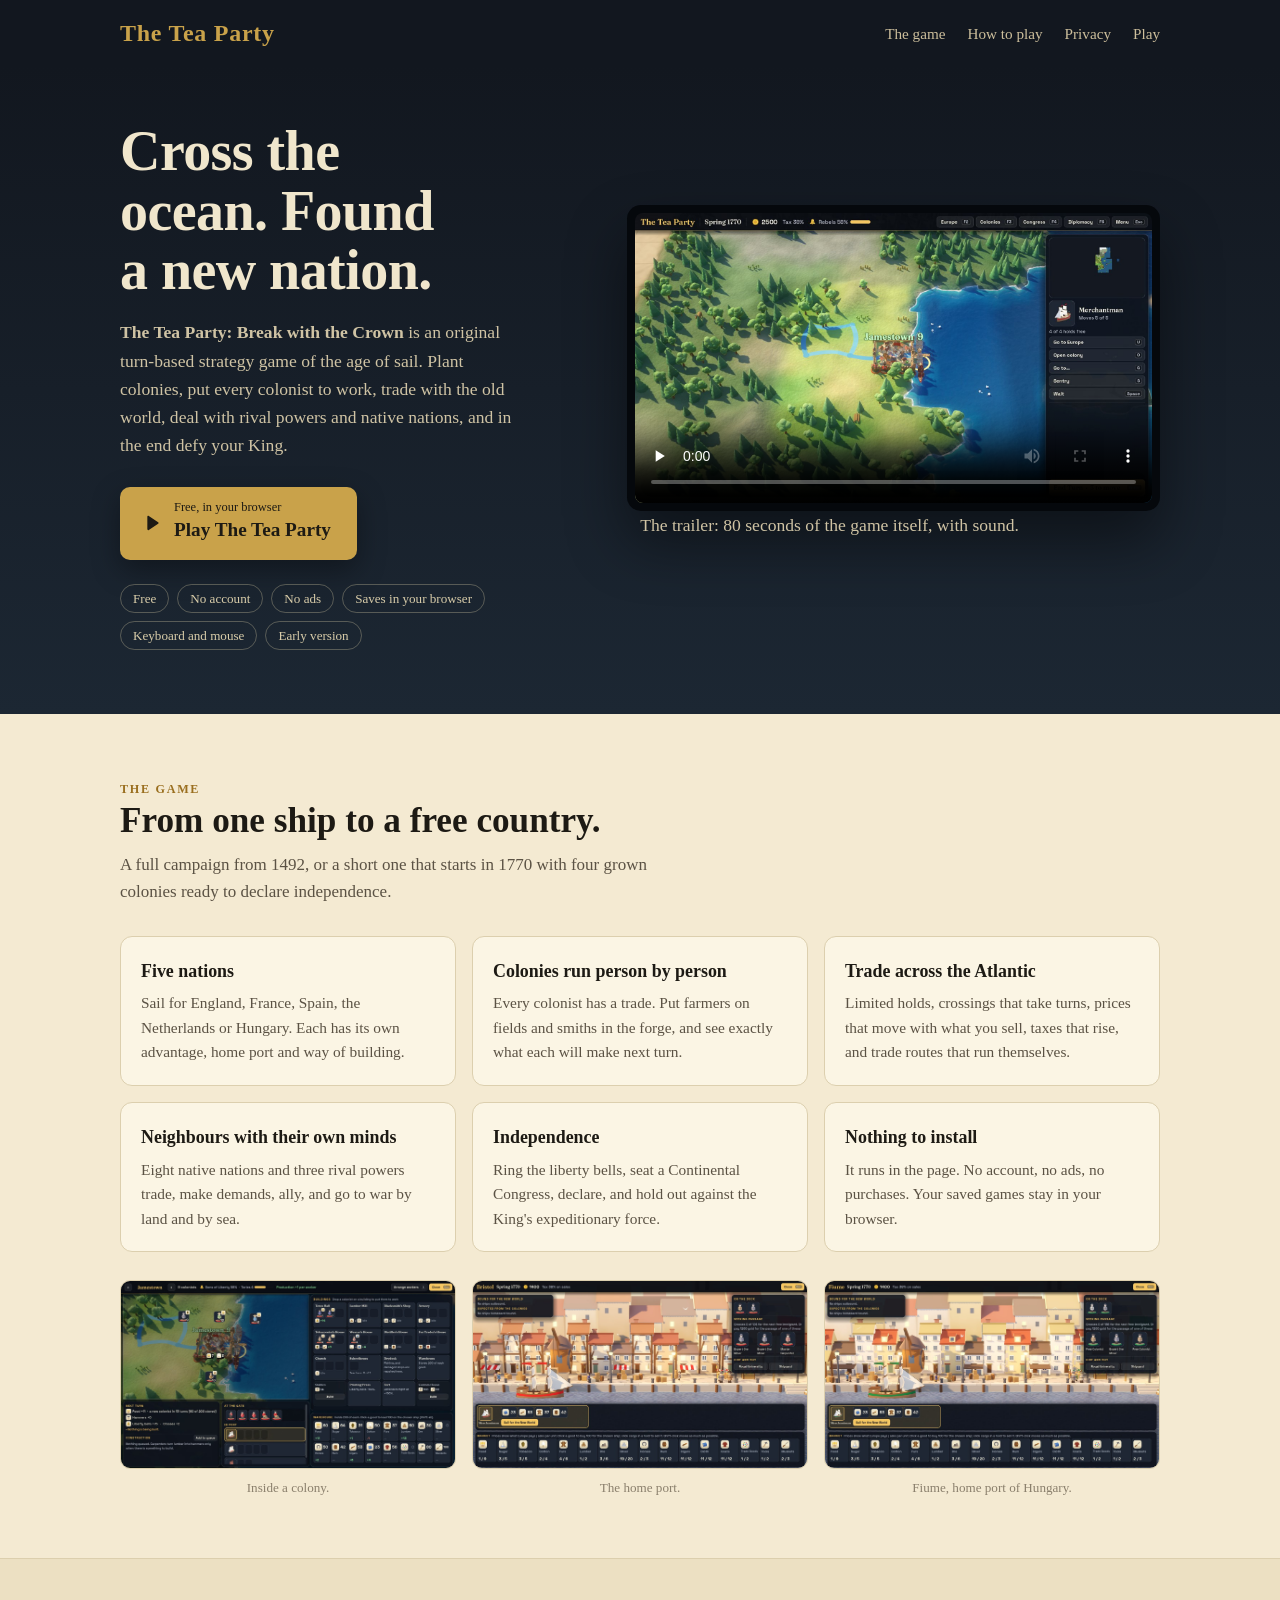
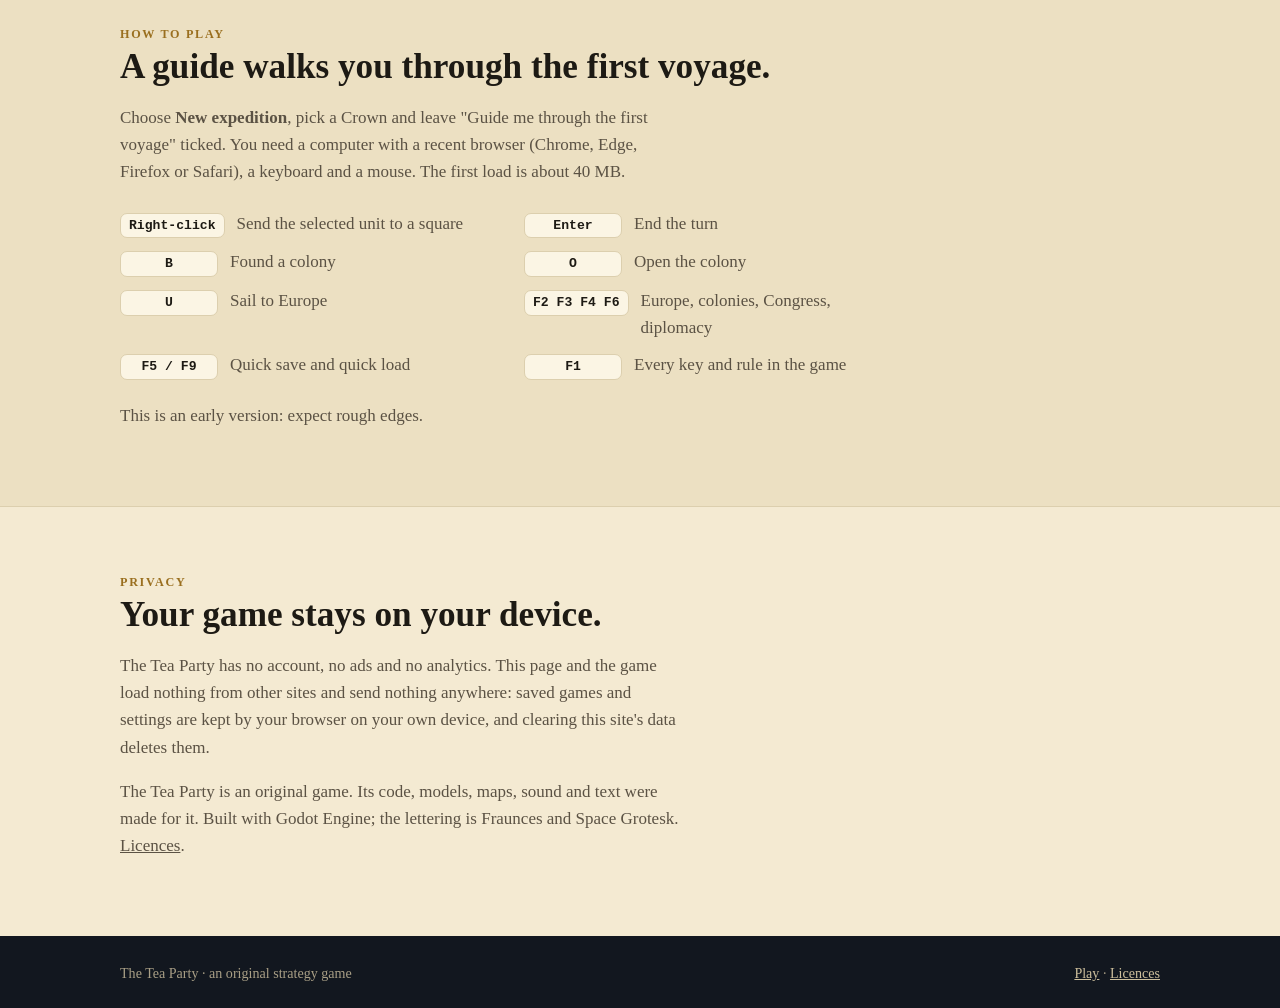
<file: index.html>
<!doctype html>
<html lang="en">
<head>
<meta charset="utf-8">
<meta name="viewport" content="width=device-width, initial-scale=1">
<title>The Tea Party</title>
<link rel="canonical" href="https://ggabor.online/theteaparty/">
<meta http-equiv="refresh" content="0; url=/theteaparty/">
<style>
  body { margin: 0; min-height: 100vh; display: grid; place-items: center; background: #12171f; color: #e9d9b0;
    font: 17px/1.5 "Palatino Linotype", Palatino, Georgia, serif; text-align: center; padding: 24px; }
  a { color: #c9a24a; }
</style>
</head>
<body>
<p>On to <a href="/theteaparty/">The Tea Party</a>&hellip;</p>
<script>location.replace('/theteaparty/');</script>
</body>
</html>
</file>
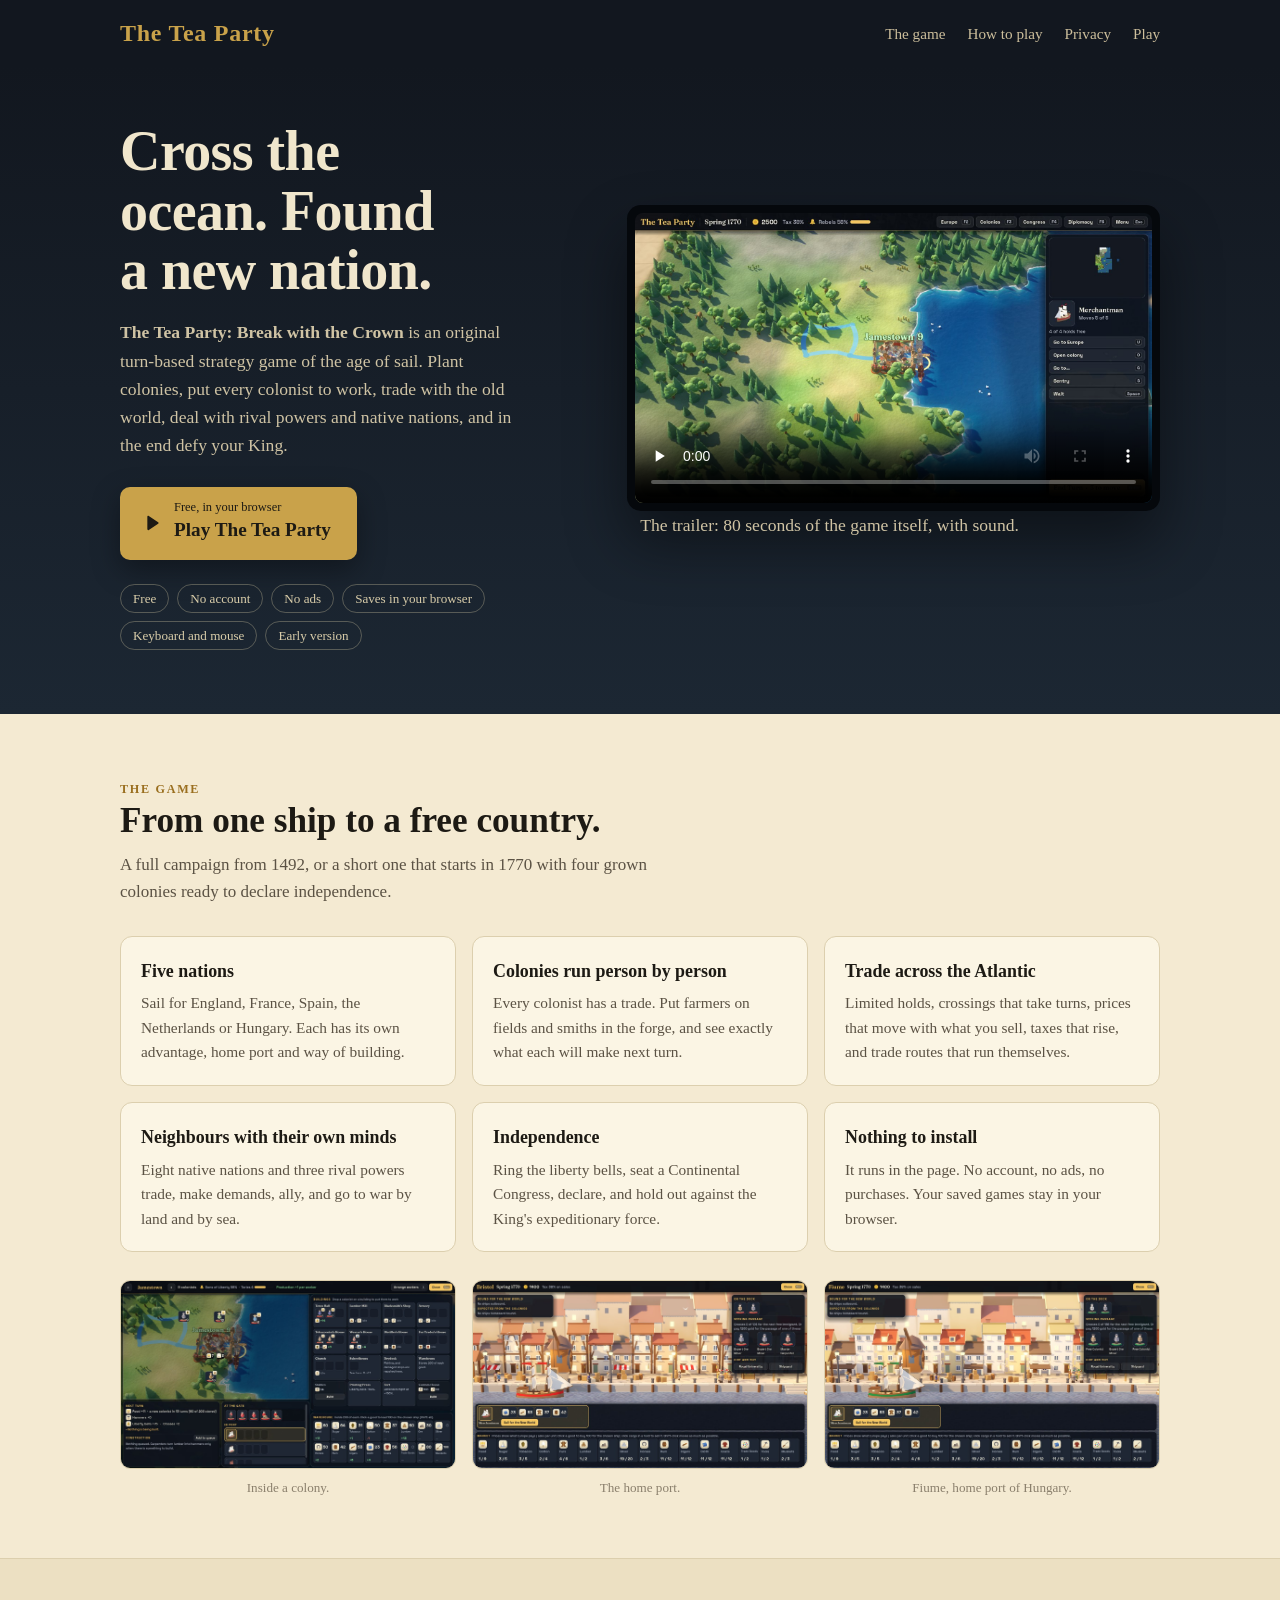
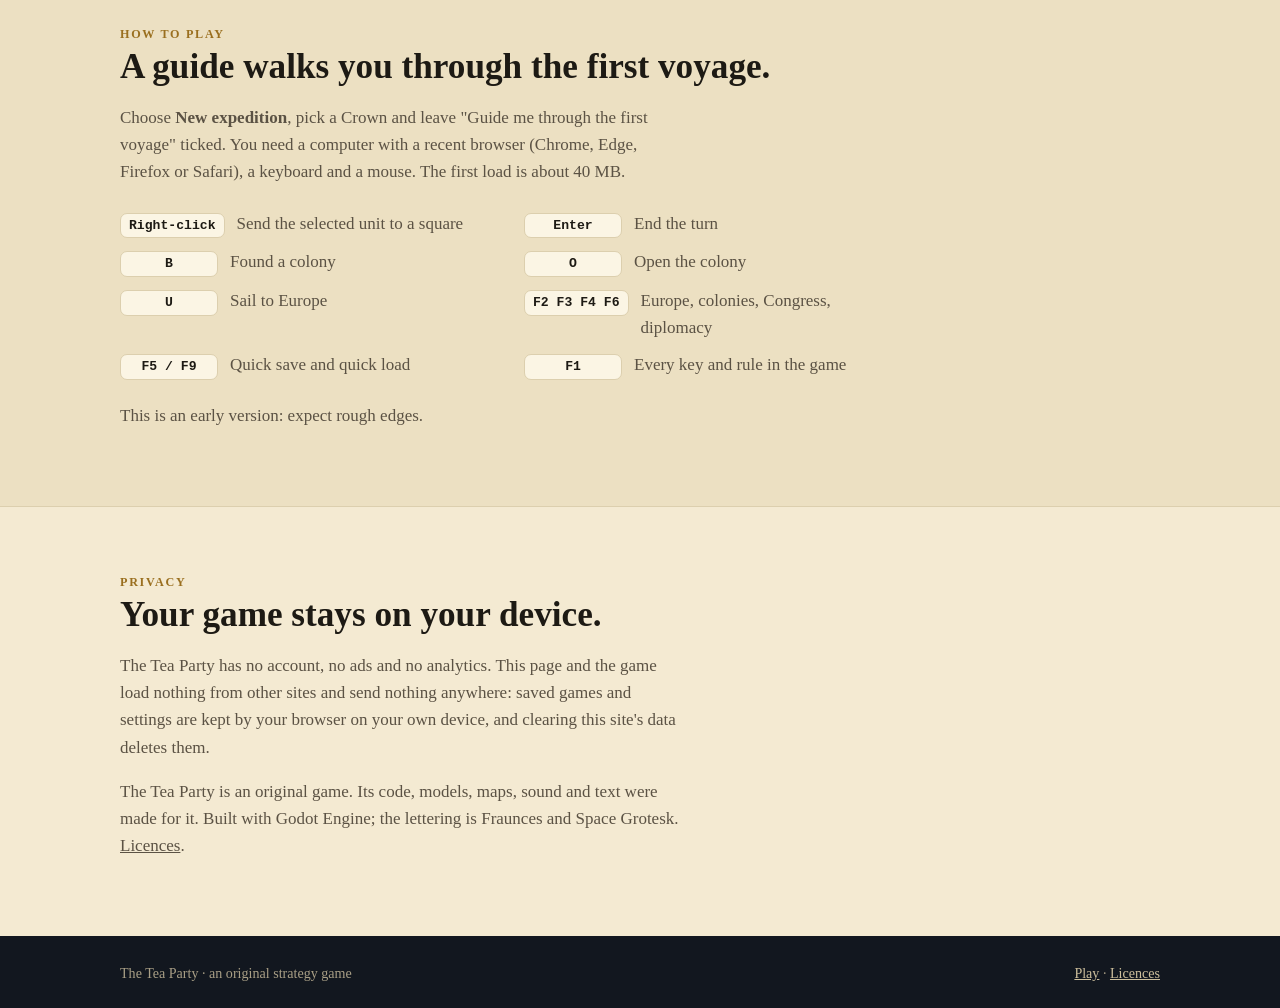
<file: landfall/index.html>
<!doctype html>
<html lang="en">
<head>
<meta charset="utf-8">
<meta name="viewport" content="width=device-width, initial-scale=1">
<title>The Tea Party</title>
<meta name="robots" content="noindex">
<link rel="canonical" href="https://ggabor.online/theteaparty/">
<meta http-equiv="refresh" content="0; url=/theteaparty/">
<style>
  body { margin: 0; min-height: 100vh; display: grid; place-items: center; background: #12171f; color: #e9d9b0;
    font: 17px/1.5 Georgia, serif; text-align: center; padding: 24px; }
  a { color: #c9a24a; }
</style>
</head>
<body>
<p>This game has a new name and a new address: <a href="/theteaparty/">The Tea Party: Break with the Crown</a>.</p>
<script>location.replace('/theteaparty/' + location.search);</script>
</body>
</html>
</file>
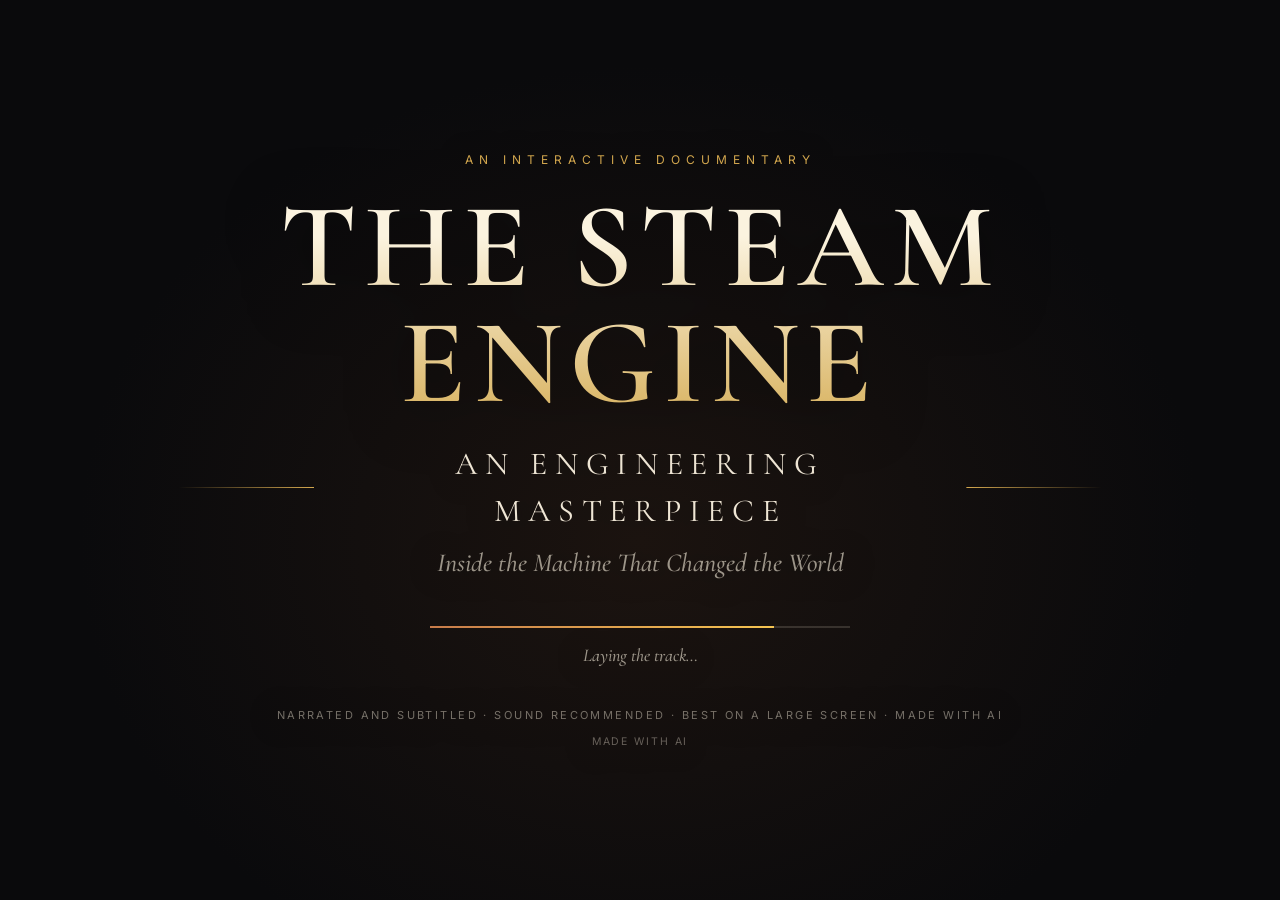
<file: locomotive/index.html>
<!doctype html>
<html lang="en">
  <head>
    <meta charset="UTF-8" />
    <meta name="viewport" content="width=device-width, initial-scale=1.0, viewport-fit=cover" />
    <meta name="theme-color" content="#0a0a0c" />
    <meta name="description" content="The Steam Engine — An Engineering Masterpiece. An interactive 3D documentary: inside the machine that changed the world." />
    <title>The Steam Engine — An Engineering Masterpiece</title>
    <link rel="icon" href="data:image/svg+xml,%3Csvg xmlns='http://www.w3.org/2000/svg' viewBox='0 0 64 64'%3E%3Crect width='64' height='64' rx='14' fill='%230a0a0c'/%3E%3Ccircle cx='32' cy='32' r='19' fill='none' stroke='%23d4a84f' stroke-width='4'/%3E%3Ccircle cx='32' cy='32' r='4' fill='%23d4a84f'/%3E%3Cg stroke='%23d4a84f' stroke-width='2.5'%3E%3Cpath d='M32 13v38M13 32h38M18.6 18.6l26.8 26.8M45.4 18.6 18.6 45.4'/%3E%3C/g%3E%3C/svg%3E" />
    <style>html,body,#root{background:#08080a;height:100%;margin:0;overflow:hidden}</style>
    <script type="module" crossorigin src="./assets/index-BfjRt881.js"></script>
    <link rel="stylesheet" crossorigin href="./assets/index-CCvljWkq.css">
  </head>
  <body>
    <div id="root"></div>
  <!-- Cloudflare Web Analytics --><script type='module' src='https://static.cloudflareinsights.com/beacon.min.js' data-cf-beacon='{"token": "1e8dc6215f764f37a8505b879aec57dd"}'></script><!-- End Cloudflare Web Analytics -->
  </body>
</html>
</file>
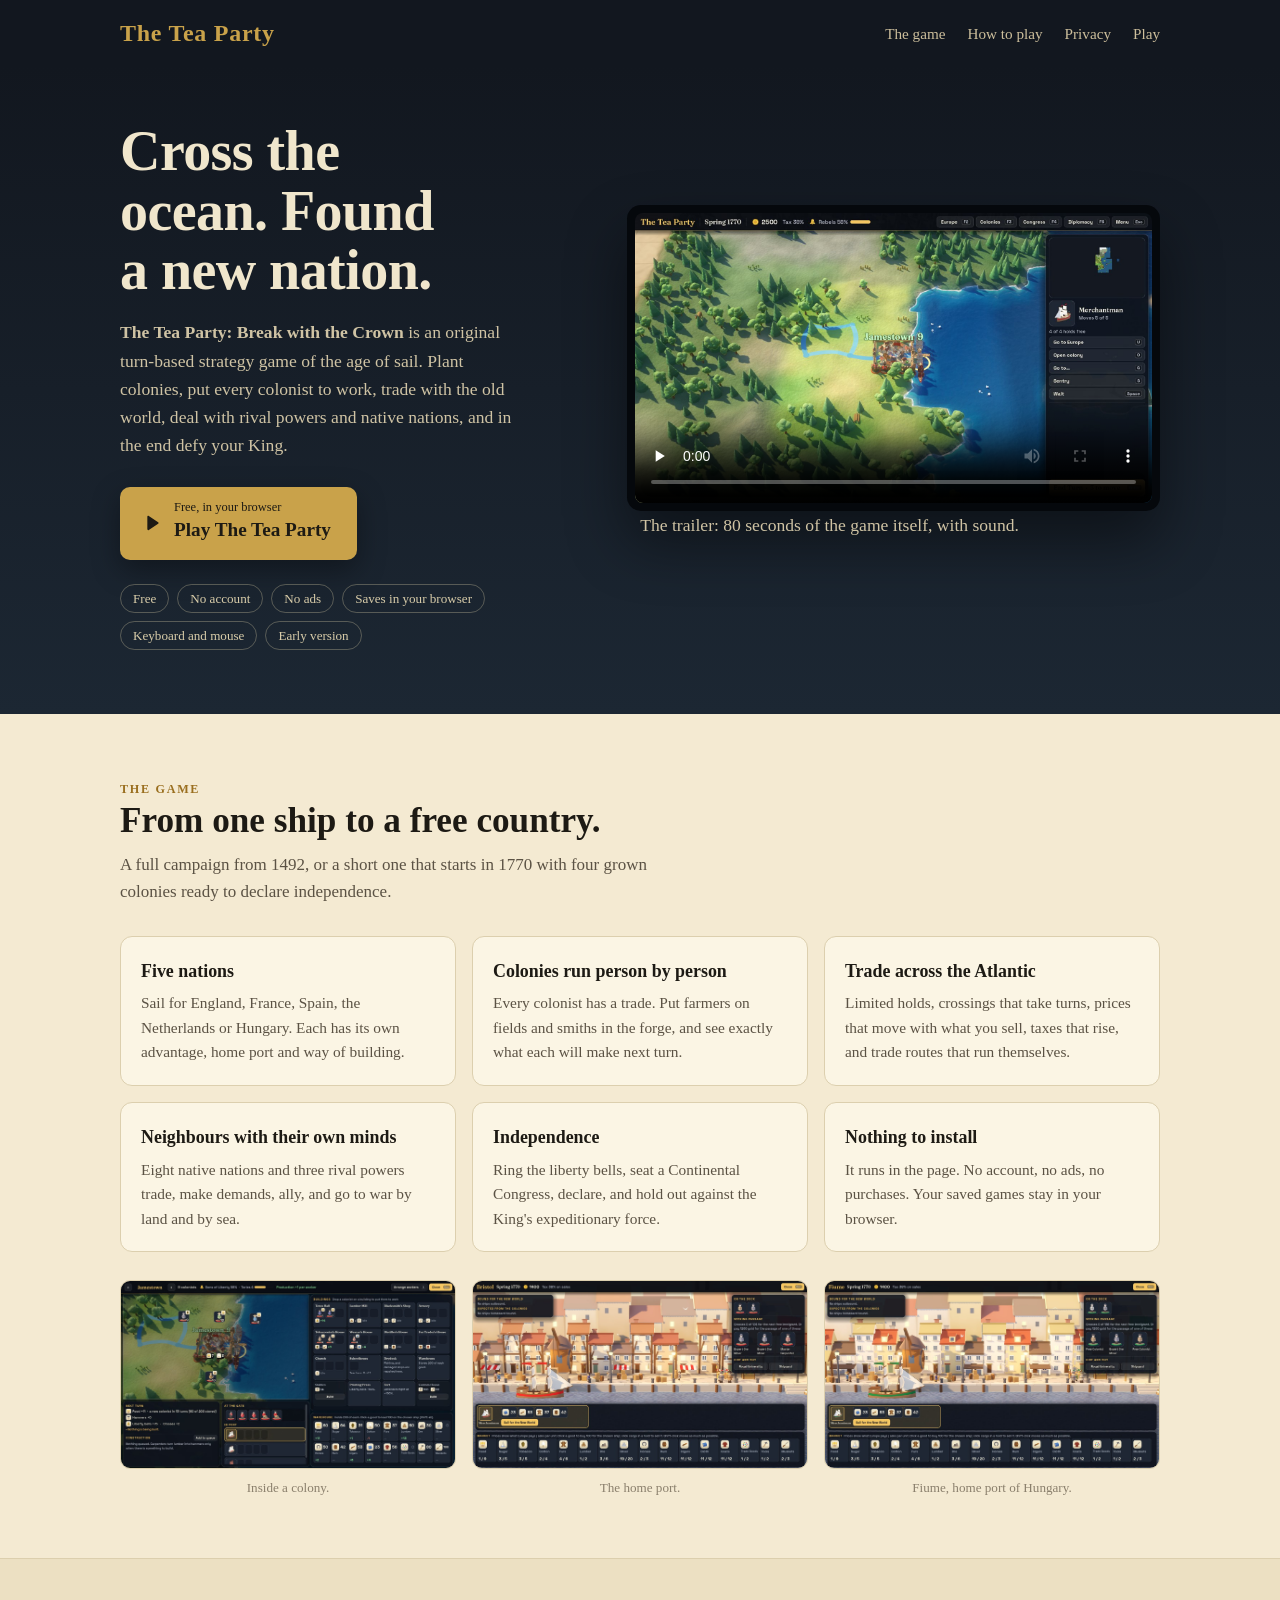
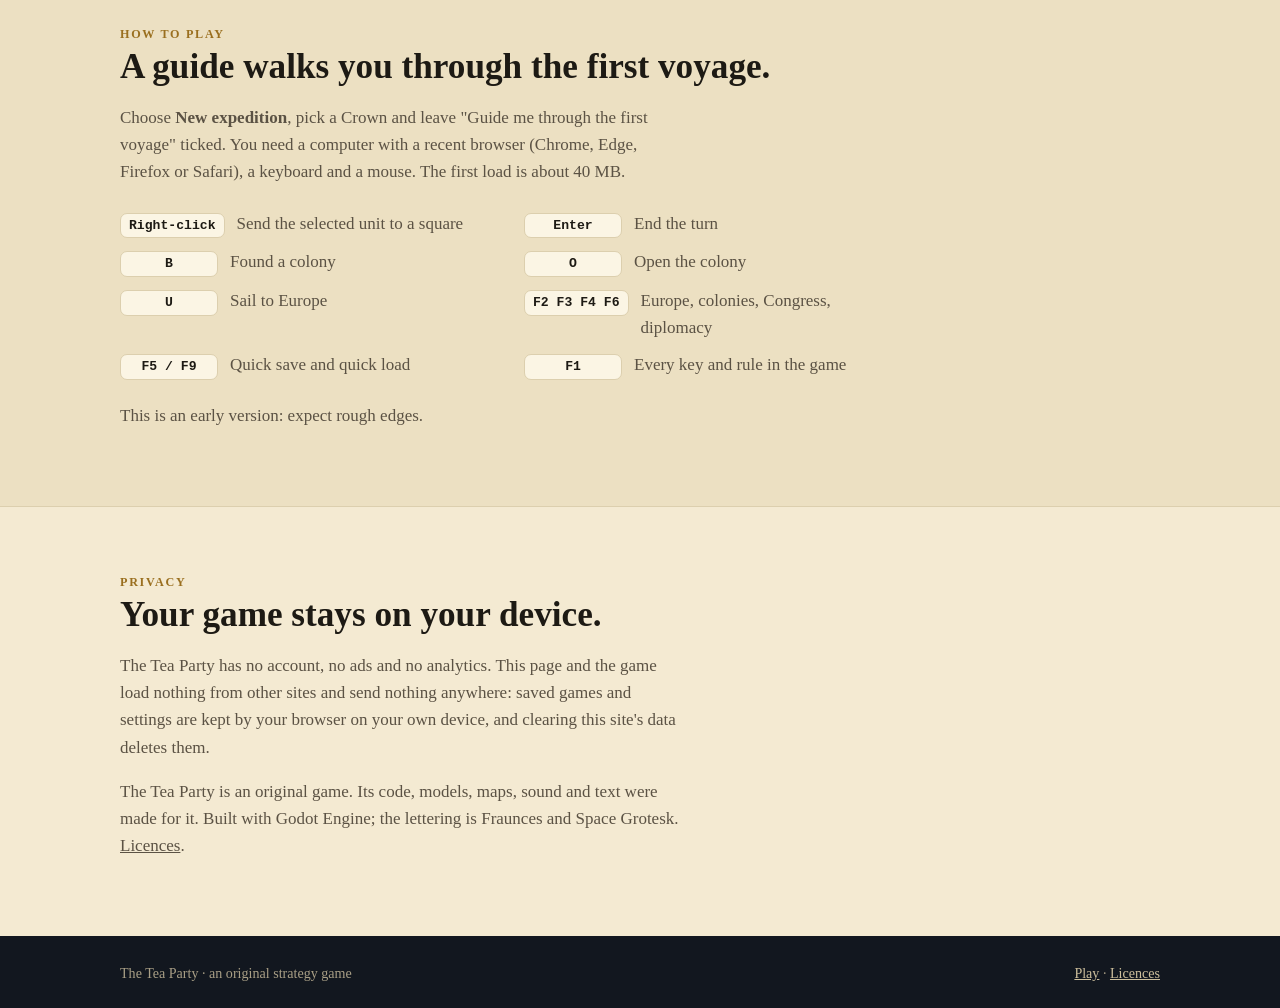
<file: theteaparty/index.html>
<!doctype html>
<html lang="en">
<head>
<meta charset="utf-8">
<meta name="viewport" content="width=device-width, initial-scale=1, viewport-fit=cover">
<meta name="theme-color" content="#12171f">
<title>The Tea Party: a strategy game of the age of sail, free in your browser</title>
<meta name="description" content="Cross the ocean, plant colonies, trade with the old world and win independence. The Tea Party: Break with the Crown is an original turn-based strategy game you can play free in your browser.">
<meta property="og:title" content="The Tea Party: Break with the Crown">
<meta property="og:description" content="Cross the ocean, plant colonies, trade with the old world and win independence. Free in your browser, no account.">
<meta property="og:image" content="https://ggabor.online/theteaparty/media/world.jpg">
<meta property="og:url" content="https://ggabor.online/theteaparty/">
<link rel="icon" href="media/icon.png">
<link rel="apple-touch-icon" href="media/icon.png">
<style>
:root {
  --ink: #1d1a14; --soft: #5b5244; --faint: #8a7f6c; --paper: #f4ead2; --card: #fbf5e4; --line: #dccfae;
  --navy: #12171f; --gold: #c9a24a; --brown: #5a3a22;
  --serif: "Palatino Linotype", Palatino, "Book Antiqua", Georgia, serif;
}
* { box-sizing: border-box; }
html, body { margin: 0; }
body { background: var(--paper); color: var(--ink); font: 17px/1.6 var(--serif); -webkit-font-smoothing: antialiased; }
a { color: inherit; }
.wrap { max-width: 1080px; margin: 0 auto; padding: 0 20px; }
header.top { background: var(--navy); color: #e9d9b0; }
header.top .wrap { display: flex; align-items: center; justify-content: space-between; gap: 16px; padding-block: 14px; }
.mark { font-size: 1.5rem; font-weight: 700; letter-spacing: .03em; color: var(--gold); text-decoration: none; }
nav a { color: #cdbf9c; text-decoration: none; margin-left: 22px; font-size: .95rem; }
nav a:hover { color: #fff; }
.hero { background: linear-gradient(180deg, var(--navy) 0%, #1c2733 100%); color: #f0e6cc; padding: 56px 0 64px; }
.hero .wrap { display: grid; grid-template-columns: 1fr 1.15fr; gap: 44px; align-items: center; }
.hero h1 { font-size: clamp(2.2rem, 6vw, 3.5rem); line-height: 1.06; margin: 0 0 18px; letter-spacing: -.01em; text-wrap: balance; }
.hero p { color: #cfc3a4; margin: 0 0 28px; max-width: 46ch; font-size: 1.1rem; }
.play { display: inline-flex; align-items: center; gap: 12px; background: var(--gold); color: #1d1a14; text-decoration: none; font-weight: 700; font-size: 1.2rem; border-radius: 10px; padding: 14px 26px 14px 20px; box-shadow: 0 10px 28px rgba(0,0,0,.35); transition: transform .15s; }
.play:hover { transform: translateY(-2px); }
.play svg { width: 22px; height: 22px; }
.play small { display: block; font-weight: 400; font-size: .78rem; line-height: 1.1; }
.chips { display: flex; flex-wrap: wrap; gap: 8px; margin-top: 24px; }
.chips span { font-size: .82rem; color: #d9cdaa; border: 1px solid rgba(233,217,176,.3); border-radius: 999px; padding: 3px 12px; }
.frame { border-radius: 14px; padding: 8px; background: #05080c; box-shadow: 0 30px 60px rgba(0,0,0,.45); }
.frame video { display: block; width: 100%; height: auto; aspect-ratio: 16 / 9; border-radius: 8px; background: #05080c; }
.frame img { display: block; width: 100%; height: auto; aspect-ratio: 16 / 9; object-fit: cover; border-radius: 8px; }
.cap { text-align: center; color: #8f8670; font-size: .82rem; margin: 10px 0 0; }
section { padding: 60px 0; }
h2 { font-size: clamp(1.6rem, 4.5vw, 2.2rem); line-height: 1.15; margin: 0 0 10px; text-wrap: balance; }
.eyebrow { font-size: .76rem; letter-spacing: .14em; text-transform: uppercase; color: #9a6f1f; font-weight: 700; }
.sub { color: var(--soft); max-width: 62ch; margin: 0; }
.grid { display: grid; grid-template-columns: repeat(3, 1fr); gap: 16px; margin-top: 30px; }
.grid article { background: var(--card); border: 1px solid var(--line); border-radius: 12px; padding: 20px; }
.grid h3 { margin: 0 0 6px; font-size: 1.12rem; }
.grid p { margin: 0; color: var(--soft); font-size: .96rem; }
.shots { display: grid; grid-template-columns: repeat(3, 1fr); gap: 16px; margin-top: 28px; }
.shots figure { margin: 0; }
.shots img { display: block; width: 100%; height: auto; aspect-ratio: 16 / 9; object-fit: cover; border-radius: 10px; border: 1px solid var(--line); }
.shots figcaption { color: var(--faint); font-size: .82rem; margin-top: 8px; text-align: center; }
.band { background: #ece0c2; border-block: 1px solid var(--line); }
.keys { display: grid; grid-template-columns: repeat(2, 1fr); gap: 10px 28px; margin: 24px 0 0; padding: 0; list-style: none; max-width: 780px; }
.keys li { display: flex; gap: 12px; align-items: baseline; color: var(--soft); }
.keys kbd { flex: none; min-width: 98px; font: 600 .82rem/1.2 ui-monospace, Consolas, monospace; color: var(--ink); background: var(--card); border: 1px solid var(--line); border-radius: 7px; padding: 4px 8px; text-align: center; }
.note { color: var(--soft); max-width: 66ch; }
footer { background: var(--navy); color: #a99f86; font-size: .88rem; padding: 26px 0; }
footer .wrap { display: flex; flex-wrap: wrap; gap: 10px 24px; justify-content: space-between; }
footer a { color: #cdbf9c; }
@media (max-width: 820px) {
  .hero .wrap { grid-template-columns: 1fr; }
  .grid, .shots, .keys { grid-template-columns: 1fr; }
  nav a:not(:last-child) { display: none; }
}
</style>
</head>
<body>
<header class="top">
  <div class="wrap">
    <a class="mark" href="./">The Tea Party</a>
    <nav aria-label="Page"><a href="#game">The game</a><a href="#how">How to play</a><a href="#privacy">Privacy</a><a href="play/">Play</a></nav>
  </div>
</header>
<main>
  <section class="hero">
    <div class="wrap">
      <div>
        <h1>Cross the ocean. Found a new nation.</h1>
        <p><b>The Tea Party: Break with the Crown</b> is an original turn-based strategy game of the age of sail. Plant colonies, put every colonist to work, trade with the old world, deal with rival powers and native nations, and in the end defy your King.</p>
        <a class="play" href="play/"><svg viewBox="0 0 24 24" fill="currentColor" aria-hidden="true"><path d="M8 5.2v13.6c0 .8.9 1.3 1.6.8l10.2-6.8c.6-.4.6-1.2 0-1.6L9.6 4.4C8.9 3.9 8 4.4 8 5.2Z"/></svg><span><small>Free, in your browser</small>Play The Tea Party</span></a>
        <div class="chips"><span>Free</span><span>No account</span><span>No ads</span><span>Saves in your browser</span><span>Keyboard and mouse</span><span>Early version</span></div>
      </div>
      <div><div class="frame"><video controls preload="none" playsinline poster="media/world.jpg" width="1920" height="1080" aria-label="Trailer of The Tea Party, 80 seconds, with music"><source src="media/trailer.mp4" type="video/mp4"><a href="media/trailer.mp4">Watch the trailer</a></video></div><p class="cap">The trailer: 80 seconds of the game itself, with sound.</p></div>
    </div>
  </section>
  <section id="game">
    <div class="wrap">
      <span class="eyebrow">The game</span>
      <h2>From one ship to a free country.</h2>
      <p class="sub">A full campaign from 1492, or a short one that starts in 1770 with four grown colonies ready to declare independence.</p>
      <div class="grid">
        <article><h3>Five nations</h3><p>Sail for England, France, Spain, the Netherlands or Hungary. Each has its own advantage, home port and way of building.</p></article>
        <article><h3>Colonies run person by person</h3><p>Every colonist has a trade. Put farmers on fields and smiths in the forge, and see exactly what each will make next turn.</p></article>
        <article><h3>Trade across the Atlantic</h3><p>Limited holds, crossings that take turns, prices that move with what you sell, taxes that rise, and trade routes that run themselves.</p></article>
        <article><h3>Neighbours with their own minds</h3><p>Eight native nations and three rival powers trade, make demands, ally, and go to war by land and by sea.</p></article>
        <article><h3>Independence</h3><p>Ring the liberty bells, seat a Continental Congress, declare, and hold out against the King's expeditionary force.</p></article>
        <article><h3>Nothing to install</h3><p>It runs in the page. No account, no ads, no purchases. Your saved games stay in your browser.</p></article>
      </div>
      <div class="shots">
        <figure><img src="media/colony.jpg" alt="The colony screen with workers, buildings and the warehouse" width="1440" height="810" loading="lazy"><figcaption>Inside a colony.</figcaption></figure>
        <figure><img src="media/port.jpg" alt="The harbour of Bristol with a merchant ship at the quay" width="1440" height="810" loading="lazy"><figcaption>The home port.</figcaption></figure>
        <figure><img src="media/fiume.jpg" alt="The harbour of Fiume with a caravel under a green flag" width="1440" height="810" loading="lazy"><figcaption>Fiume, home port of Hungary.</figcaption></figure>
      </div>
    </div>
  </section>
  <section id="how" class="band">
    <div class="wrap">
      <span class="eyebrow">How to play</span>
      <h2>A guide walks you through the first voyage.</h2>
      <p class="note">Choose <b>New expedition</b>, pick a Crown and leave "Guide me through the first voyage" ticked. You need a computer with a recent browser (Chrome, Edge, Firefox or Safari), a keyboard and a mouse. The first load is about 40 MB.</p>
      <ul class="keys">
        <li><kbd>Right-click</kbd><span>Send the selected unit to a square</span></li>
        <li><kbd>Enter</kbd><span>End the turn</span></li>
        <li><kbd>B</kbd><span>Found a colony</span></li>
        <li><kbd>O</kbd><span>Open the colony</span></li>
        <li><kbd>U</kbd><span>Sail to Europe</span></li>
        <li><kbd>F2 F3 F4 F6</kbd><span>Europe, colonies, Congress, diplomacy</span></li>
        <li><kbd>F5 / F9</kbd><span>Quick save and quick load</span></li>
        <li><kbd>F1</kbd><span>Every key and rule in the game</span></li>
      </ul>
      <p class="note" style="margin-top:22px">This is an early version: expect rough edges.</p>
    </div>
  </section>
  <section id="privacy">
    <div class="wrap">
      <span class="eyebrow">Privacy</span>
      <h2>Your game stays on your device.</h2>
      <p class="note">The Tea Party has no account, no ads and no analytics. This page and the game load nothing from other sites and send nothing anywhere: saved games and settings are kept by your browser on your own device, and clearing this site's data deletes them.</p>
      <p class="note">The Tea Party is an original game. Its code, models, maps, sound and text were made for it. Built with Godot Engine; the lettering is Fraunces and Space Grotesk. <a href="licences.txt">Licences</a>.</p>
    </div>
  </section>
</main>
<footer>
  <div class="wrap"><span>The Tea Party · an original strategy game</span><span><a href="play/">Play</a> · <a href="licences.txt">Licences</a></span></div>
</footer>
</body>
</html>
</file>
<file: locomotive/assets/index-CCvljWkq.css>
@font-face{font-family:Cormorant Garamond;font-style:normal;font-display:swap;font-weight:400;src:url(./cormorant-garamond-cyrillic-ext-400-normal-W3Dto7M0.woff2)format("woff2"),url(./cormorant-garamond-cyrillic-ext-400-normal-DLdKLAvx.woff)format("woff");unicode-range:U+460-52F,U+1C80-1C8A,U+20B4,U+2DE0-2DFF,U+A640-A69F,U+FE2E-FE2F}@font-face{font-family:Cormorant Garamond;font-style:normal;font-display:swap;font-weight:400;src:url(./cormorant-garamond-cyrillic-400-normal-DD2KOZkl.woff2)format("woff2"),url(./cormorant-garamond-cyrillic-400-normal-CVFrM67f.woff)format("woff");unicode-range:U+301,U+400-45F,U+490-491,U+4B0-4B1,U+2116}@font-face{font-family:Cormorant Garamond;font-style:normal;font-display:swap;font-weight:400;src:url(./cormorant-garamond-vietnamese-400-normal-6K-YXo6g.woff2)format("woff2"),url(./cormorant-garamond-vietnamese-400-normal-4uxlocMh.woff)format("woff");unicode-range:U+102-103,U+110-111,U+128-129,U+168-169,U+1A0-1A1,U+1AF-1B0,U+300-301,U+303-304,U+308-309,U+323,U+329,U+1EA0-1EF9,U+20AB}@font-face{font-family:Cormorant Garamond;font-style:normal;font-display:swap;font-weight:400;src:url(./cormorant-garamond-latin-ext-400-normal-Drx2k2n9.woff2)format("woff2"),url(./cormorant-garamond-latin-ext-400-normal-uvC0WHQr.woff)format("woff");unicode-range:U+100-2BA,U+2BD-2C5,U+2C7-2CC,U+2CE-2D7,U+2DD-2FF,U+304,U+308,U+329,U+1D00-1DBF,U+1E00-1E9F,U+1EF2-1EFF,U+2020,U+20A0-20AB,U+20AD-20C0,U+2113,U+2C60-2C7F,U+A720-A7FF}@font-face{font-family:Cormorant Garamond;font-style:normal;font-display:swap;font-weight:400;src:url(./cormorant-garamond-latin-400-normal-B-1hWBU7.woff2)format("woff2"),url(./cormorant-garamond-latin-400-normal-B7YtguxJ.woff)format("woff");unicode-range:U+??,U+131,U+152-153,U+2BB-2BC,U+2C6,U+2DA,U+2DC,U+304,U+308,U+329,U+2000-206F,U+20AC,U+2122,U+2191,U+2193,U+2212,U+2215,U+FEFF,U+FFFD}@font-face{font-family:Cormorant Garamond;font-style:normal;font-display:swap;font-weight:500;src:url(./cormorant-garamond-cyrillic-ext-500-normal-Yta7XZ9C.woff2)format("woff2"),url(./cormorant-garamond-cyrillic-ext-500-normal-lsPpqi9g.woff)format("woff");unicode-range:U+460-52F,U+1C80-1C8A,U+20B4,U+2DE0-2DFF,U+A640-A69F,U+FE2E-FE2F}@font-face{font-family:Cormorant Garamond;font-style:normal;font-display:swap;font-weight:500;src:url(./cormorant-garamond-cyrillic-500-normal-CyAY5ZLS.woff2)format("woff2"),url(./cormorant-garamond-cyrillic-500-normal-DkJXBcIH.woff)format("woff");unicode-range:U+301,U+400-45F,U+490-491,U+4B0-4B1,U+2116}@font-face{font-family:Cormorant Garamond;font-style:normal;font-display:swap;font-weight:500;src:url(./cormorant-garamond-vietnamese-500-normal-BZGLGj12.woff2)format("woff2"),url(./cormorant-garamond-vietnamese-500-normal-DqXqCC0q.woff)format("woff");unicode-range:U+102-103,U+110-111,U+128-129,U+168-169,U+1A0-1A1,U+1AF-1B0,U+300-301,U+303-304,U+308-309,U+323,U+329,U+1EA0-1EF9,U+20AB}@font-face{font-family:Cormorant Garamond;font-style:normal;font-display:swap;font-weight:500;src:url(./cormorant-garamond-latin-ext-500-normal-CH1kM7og.woff2)format("woff2"),url(./cormorant-garamond-latin-ext-500-normal-DYeaGGzO.woff)format("woff");unicode-range:U+100-2BA,U+2BD-2C5,U+2C7-2CC,U+2CE-2D7,U+2DD-2FF,U+304,U+308,U+329,U+1D00-1DBF,U+1E00-1E9F,U+1EF2-1EFF,U+2020,U+20A0-20AB,U+20AD-20C0,U+2113,U+2C60-2C7F,U+A720-A7FF}@font-face{font-family:Cormorant Garamond;font-style:normal;font-display:swap;font-weight:500;src:url(./cormorant-garamond-latin-500-normal-BsRWmXhO.woff2)format("woff2"),url(./cormorant-garamond-latin-500-normal-zIXX3Q-H.woff)format("woff");unicode-range:U+??,U+131,U+152-153,U+2BB-2BC,U+2C6,U+2DA,U+2DC,U+304,U+308,U+329,U+2000-206F,U+20AC,U+2122,U+2191,U+2193,U+2212,U+2215,U+FEFF,U+FFFD}@font-face{font-family:Cormorant Garamond;font-style:normal;font-display:swap;font-weight:600;src:url(./cormorant-garamond-cyrillic-ext-600-normal-BMhMHfrj.woff2)format("woff2"),url(./cormorant-garamond-cyrillic-ext-600-normal-CsIYWmWK.woff)format("woff");unicode-range:U+460-52F,U+1C80-1C8A,U+20B4,U+2DE0-2DFF,U+A640-A69F,U+FE2E-FE2F}@font-face{font-family:Cormorant Garamond;font-style:normal;font-display:swap;font-weight:600;src:url(./cormorant-garamond-cyrillic-600-normal-C2atO-64.woff2)format("woff2"),url(./cormorant-garamond-cyrillic-600-normal-FNmA3REe.woff)format("woff");unicode-range:U+301,U+400-45F,U+490-491,U+4B0-4B1,U+2116}@font-face{font-family:Cormorant Garamond;font-style:normal;font-display:swap;font-weight:600;src:url(./cormorant-garamond-vietnamese-600-normal-BoXdMtcr.woff2)format("woff2"),url(./cormorant-garamond-vietnamese-600-normal-C4HEjEaf.woff)format("woff");unicode-range:U+102-103,U+110-111,U+128-129,U+168-169,U+1A0-1A1,U+1AF-1B0,U+300-301,U+303-304,U+308-309,U+323,U+329,U+1EA0-1EF9,U+20AB}@font-face{font-family:Cormorant Garamond;font-style:normal;font-display:swap;font-weight:600;src:url(./cormorant-garamond-latin-ext-600-normal-DaBc-lu7.woff2)format("woff2"),url(./cormorant-garamond-latin-ext-600-normal-Dk3-quAP.woff)format("woff");unicode-range:U+100-2BA,U+2BD-2C5,U+2C7-2CC,U+2CE-2D7,U+2DD-2FF,U+304,U+308,U+329,U+1D00-1DBF,U+1E00-1E9F,U+1EF2-1EFF,U+2020,U+20A0-20AB,U+20AD-20C0,U+2113,U+2C60-2C7F,U+A720-A7FF}@font-face{font-family:Cormorant Garamond;font-style:normal;font-display:swap;font-weight:600;src:url(./cormorant-garamond-latin-600-normal-Co1r35X9.woff2)format("woff2"),url(./cormorant-garamond-latin-600-normal-2CBVLo0M.woff)format("woff");unicode-range:U+??,U+131,U+152-153,U+2BB-2BC,U+2C6,U+2DA,U+2DC,U+304,U+308,U+329,U+2000-206F,U+20AC,U+2122,U+2191,U+2193,U+2212,U+2215,U+FEFF,U+FFFD}@font-face{font-family:Cormorant Garamond;font-style:normal;font-display:swap;font-weight:700;src:url(./cormorant-garamond-cyrillic-ext-700-normal-Do0rx6yy.woff2)format("woff2"),url(./cormorant-garamond-cyrillic-ext-700-normal-BaW-xaxb.woff)format("woff");unicode-range:U+460-52F,U+1C80-1C8A,U+20B4,U+2DE0-2DFF,U+A640-A69F,U+FE2E-FE2F}@font-face{font-family:Cormorant Garamond;font-style:normal;font-display:swap;font-weight:700;src:url(./cormorant-garamond-cyrillic-700-normal-SLG_-a_c.woff2)format("woff2"),url(./cormorant-garamond-cyrillic-700-normal-D3uyJ5DH.woff)format("woff");unicode-range:U+301,U+400-45F,U+490-491,U+4B0-4B1,U+2116}@font-face{font-family:Cormorant Garamond;font-style:normal;font-display:swap;font-weight:700;src:url(./cormorant-garamond-vietnamese-700-normal--OtHbi1I.woff2)format("woff2"),url(./cormorant-garamond-vietnamese-700-normal-GOTdnRS1.woff)format("woff");unicode-range:U+102-103,U+110-111,U+128-129,U+168-169,U+1A0-1A1,U+1AF-1B0,U+300-301,U+303-304,U+308-309,U+323,U+329,U+1EA0-1EF9,U+20AB}@font-face{font-family:Cormorant Garamond;font-style:normal;font-display:swap;font-weight:700;src:url(./cormorant-garamond-latin-ext-700-normal-CNjt5vTB.woff2)format("woff2"),url(./cormorant-garamond-latin-ext-700-normal-qRbaVVD7.woff)format("woff");unicode-range:U+100-2BA,U+2BD-2C5,U+2C7-2CC,U+2CE-2D7,U+2DD-2FF,U+304,U+308,U+329,U+1D00-1DBF,U+1E00-1E9F,U+1EF2-1EFF,U+2020,U+20A0-20AB,U+20AD-20C0,U+2113,U+2C60-2C7F,U+A720-A7FF}@font-face{font-family:Cormorant Garamond;font-style:normal;font-display:swap;font-weight:700;src:url(./cormorant-garamond-latin-700-normal-DajfzrDU.woff2)format("woff2"),url(./cormorant-garamond-latin-700-normal-O25Qpphb.woff)format("woff");unicode-range:U+??,U+131,U+152-153,U+2BB-2BC,U+2C6,U+2DA,U+2DC,U+304,U+308,U+329,U+2000-206F,U+20AC,U+2122,U+2191,U+2193,U+2212,U+2215,U+FEFF,U+FFFD}@font-face{font-family:Cormorant Garamond;font-style:italic;font-display:swap;font-weight:500;src:url(./cormorant-garamond-cyrillic-ext-500-italic-ClXnudBg.woff2)format("woff2"),url(./cormorant-garamond-cyrillic-ext-500-italic-DakTmaFY.woff)format("woff");unicode-range:U+460-52F,U+1C80-1C8A,U+20B4,U+2DE0-2DFF,U+A640-A69F,U+FE2E-FE2F}@font-face{font-family:Cormorant Garamond;font-style:italic;font-display:swap;font-weight:500;src:url(./cormorant-garamond-cyrillic-500-italic-DVnfXoMy.woff2)format("woff2"),url(./cormorant-garamond-cyrillic-500-italic-C9gO-8KC.woff)format("woff");unicode-range:U+301,U+400-45F,U+490-491,U+4B0-4B1,U+2116}@font-face{font-family:Cormorant Garamond;font-style:italic;font-display:swap;font-weight:500;src:url(./cormorant-garamond-vietnamese-500-italic-D3igDnAQ.woff2)format("woff2"),url(./cormorant-garamond-vietnamese-500-italic-C-296ow0.woff)format("woff");unicode-range:U+102-103,U+110-111,U+128-129,U+168-169,U+1A0-1A1,U+1AF-1B0,U+300-301,U+303-304,U+308-309,U+323,U+329,U+1EA0-1EF9,U+20AB}@font-face{font-family:Cormorant Garamond;font-style:italic;font-display:swap;font-weight:500;src:url(./cormorant-garamond-latin-ext-500-italic-CE7zdTnu.woff2)format("woff2"),url(./cormorant-garamond-latin-ext-500-italic-CalKM9tT.woff)format("woff");unicode-range:U+100-2BA,U+2BD-2C5,U+2C7-2CC,U+2CE-2D7,U+2DD-2FF,U+304,U+308,U+329,U+1D00-1DBF,U+1E00-1E9F,U+1EF2-1EFF,U+2020,U+20A0-20AB,U+20AD-20C0,U+2113,U+2C60-2C7F,U+A720-A7FF}@font-face{font-family:Cormorant Garamond;font-style:italic;font-display:swap;font-weight:500;src:url(./cormorant-garamond-latin-500-italic-Y14P-dkT.woff2)format("woff2"),url(./cormorant-garamond-latin-500-italic-DhNIfkTX.woff)format("woff");unicode-range:U+??,U+131,U+152-153,U+2BB-2BC,U+2C6,U+2DA,U+2DC,U+304,U+308,U+329,U+2000-206F,U+20AC,U+2122,U+2191,U+2193,U+2212,U+2215,U+FEFF,U+FFFD}@font-face{font-family:Inter;font-style:normal;font-display:swap;font-weight:400;src:url(./inter-cyrillic-ext-400-normal-BQZuk6qB.woff2)format("woff2"),url(./inter-cyrillic-ext-400-normal-DQukG94-.woff)format("woff");unicode-range:U+460-52F,U+1C80-1C8A,U+20B4,U+2DE0-2DFF,U+A640-A69F,U+FE2E-FE2F}@font-face{font-family:Inter;font-style:normal;font-display:swap;font-weight:400;src:url(./inter-cyrillic-400-normal-obahsSVq.woff2)format("woff2"),url(./inter-cyrillic-400-normal-HOLc17fK.woff)format("woff");unicode-range:U+301,U+400-45F,U+490-491,U+4B0-4B1,U+2116}@font-face{font-family:Inter;font-style:normal;font-display:swap;font-weight:400;src:url(./inter-greek-ext-400-normal-DGGRlc-M.woff2)format("woff2"),url(./inter-greek-ext-400-normal-KugGGMne.woff)format("woff");unicode-range:U+1F??}@font-face{font-family:Inter;font-style:normal;font-display:swap;font-weight:400;src:url(./inter-greek-400-normal-B4URO6DV.woff2)format("woff2"),url(./inter-greek-400-normal-q2sYcFCs.woff)format("woff");unicode-range:U+370-377,U+37A-37F,U+384-38A,U+38C,U+38E-3A1,U+3A3-3FF}@font-face{font-family:Inter;font-style:normal;font-display:swap;font-weight:400;src:url(./inter-vietnamese-400-normal-DMkecbls.woff2)format("woff2"),url(./inter-vietnamese-400-normal-Bbgyi5SW.woff)format("woff");unicode-range:U+102-103,U+110-111,U+128-129,U+168-169,U+1A0-1A1,U+1AF-1B0,U+300-301,U+303-304,U+308-309,U+323,U+329,U+1EA0-1EF9,U+20AB}@font-face{font-family:Inter;font-style:normal;font-display:swap;font-weight:400;src:url(./inter-latin-ext-400-normal-C1nco2VV.woff2)format("woff2"),url(./inter-latin-ext-400-normal-77YHD8bZ.woff)format("woff");unicode-range:U+100-2BA,U+2BD-2C5,U+2C7-2CC,U+2CE-2D7,U+2DD-2FF,U+304,U+308,U+329,U+1D00-1DBF,U+1E00-1E9F,U+1EF2-1EFF,U+2020,U+20A0-20AB,U+20AD-20C0,U+2113,U+2C60-2C7F,U+A720-A7FF}@font-face{font-family:Inter;font-style:normal;font-display:swap;font-weight:400;src:url(./inter-latin-400-normal-C38fXH4l.woff2)format("woff2"),url(./inter-latin-400-normal-CyCys3Eg.woff)format("woff");unicode-range:U+??,U+131,U+152-153,U+2BB-2BC,U+2C6,U+2DA,U+2DC,U+304,U+308,U+329,U+2000-206F,U+20AC,U+2122,U+2191,U+2193,U+2212,U+2215,U+FEFF,U+FFFD}@font-face{font-family:Inter;font-style:normal;font-display:swap;font-weight:500;src:url(./inter-cyrillic-ext-500-normal-B0yAr1jD.woff2)format("woff2"),url(./inter-cyrillic-ext-500-normal-BmqWE9Dz.woff)format("woff");unicode-range:U+460-52F,U+1C80-1C8A,U+20B4,U+2DE0-2DFF,U+A640-A69F,U+FE2E-FE2F}@font-face{font-family:Inter;font-style:normal;font-display:swap;font-weight:500;src:url(./inter-cyrillic-500-normal-BasfLYem.woff2)format("woff2"),url(./inter-cyrillic-500-normal-CxZf_p3X.woff)format("woff");unicode-range:U+301,U+400-45F,U+490-491,U+4B0-4B1,U+2116}@font-face{font-family:Inter;font-style:normal;font-display:swap;font-weight:500;src:url(./inter-greek-ext-500-normal-C4iEst2y.woff2)format("woff2"),url(./inter-greek-ext-500-normal-2j5mBUwD.woff)format("woff");unicode-range:U+1F??}@font-face{font-family:Inter;font-style:normal;font-display:swap;font-weight:500;src:url(./inter-greek-500-normal-BIZE56-Y.woff2)format("woff2"),url(./inter-greek-500-normal-Xzm54t5V.woff)format("woff");unicode-range:U+370-377,U+37A-37F,U+384-38A,U+38C,U+38E-3A1,U+3A3-3FF}@font-face{font-family:Inter;font-style:normal;font-display:swap;font-weight:500;src:url(./inter-vietnamese-500-normal-DOriooB6.woff2)format("woff2"),url(./inter-vietnamese-500-normal-mJboJaSs.woff)format("woff");unicode-range:U+102-103,U+110-111,U+128-129,U+168-169,U+1A0-1A1,U+1AF-1B0,U+300-301,U+303-304,U+308-309,U+323,U+329,U+1EA0-1EF9,U+20AB}@font-face{font-family:Inter;font-style:normal;font-display:swap;font-weight:500;src:url(./inter-latin-ext-500-normal-CV4jyFjo.woff2)format("woff2"),url(./inter-latin-ext-500-normal-BxGbmqWO.woff)format("woff");unicode-range:U+100-2BA,U+2BD-2C5,U+2C7-2CC,U+2CE-2D7,U+2DD-2FF,U+304,U+308,U+329,U+1D00-1DBF,U+1E00-1E9F,U+1EF2-1EFF,U+2020,U+20A0-20AB,U+20AD-20C0,U+2113,U+2C60-2C7F,U+A720-A7FF}@font-face{font-family:Inter;font-style:normal;font-display:swap;font-weight:500;src:url(./inter-latin-500-normal-Cerq10X2.woff2)format("woff2"),url(./inter-latin-500-normal-BL9OpVg8.woff)format("woff");unicode-range:U+??,U+131,U+152-153,U+2BB-2BC,U+2C6,U+2DA,U+2DC,U+304,U+308,U+329,U+2000-206F,U+20AC,U+2122,U+2191,U+2193,U+2212,U+2215,U+FEFF,U+FFFD}@font-face{font-family:Inter;font-style:normal;font-display:swap;font-weight:600;src:url(./inter-cyrillic-ext-600-normal-Dfes3d0z.woff2)format("woff2"),url(./inter-cyrillic-ext-600-normal-Bcila6Z-.woff)format("woff");unicode-range:U+460-52F,U+1C80-1C8A,U+20B4,U+2DE0-2DFF,U+A640-A69F,U+FE2E-FE2F}@font-face{font-family:Inter;font-style:normal;font-display:swap;font-weight:600;src:url(./inter-cyrillic-600-normal-CWCymEST.woff2)format("woff2"),url(./inter-cyrillic-600-normal-4D_pXhcN.woff)format("woff");unicode-range:U+301,U+400-45F,U+490-491,U+4B0-4B1,U+2116}@font-face{font-family:Inter;font-style:normal;font-display:swap;font-weight:600;src:url(./inter-greek-ext-600-normal-DRtmH8MT.woff2)format("woff2"),url(./inter-greek-ext-600-normal-B8X0CLgF.woff)format("woff");unicode-range:U+1F??}@font-face{font-family:Inter;font-style:normal;font-display:swap;font-weight:600;src:url(./inter-greek-600-normal-plRanbMR.woff2)format("woff2"),url(./inter-greek-600-normal-BZpKdvQh.woff)format("woff");unicode-range:U+370-377,U+37A-37F,U+384-38A,U+38C,U+38E-3A1,U+3A3-3FF}@font-face{font-family:Inter;font-style:normal;font-display:swap;font-weight:600;src:url(./inter-vietnamese-600-normal-Cc8MFFhd.woff2)format("woff2"),url(./inter-vietnamese-600-normal-BuLX-rYi.woff)format("woff");unicode-range:U+102-103,U+110-111,U+128-129,U+168-169,U+1A0-1A1,U+1AF-1B0,U+300-301,U+303-304,U+308-309,U+323,U+329,U+1EA0-1EF9,U+20AB}@font-face{font-family:Inter;font-style:normal;font-display:swap;font-weight:600;src:url(./inter-latin-ext-600-normal-D2bJ5OIk.woff2)format("woff2"),url(./inter-latin-ext-600-normal-CIVaiw4L.woff)format("woff");unicode-range:U+100-2BA,U+2BD-2C5,U+2C7-2CC,U+2CE-2D7,U+2DD-2FF,U+304,U+308,U+329,U+1D00-1DBF,U+1E00-1E9F,U+1EF2-1EFF,U+2020,U+20A0-20AB,U+20AD-20C0,U+2113,U+2C60-2C7F,U+A720-A7FF}@font-face{font-family:Inter;font-style:normal;font-display:swap;font-weight:600;src:url(./inter-latin-600-normal-LgqL8muc.woff2)format("woff2"),url(./inter-latin-600-normal-CiBQ2DWP.woff)format("woff");unicode-range:U+??,U+131,U+152-153,U+2BB-2BC,U+2C6,U+2DA,U+2DC,U+304,U+308,U+329,U+2000-206F,U+20AC,U+2122,U+2191,U+2193,U+2212,U+2215,U+FEFF,U+FFFD}:root{--ink:#efe6d5;--dim:#efe6d59e;--faint:#efe6d529;--gold:#d4a84f;--gold-hi:#f5c451;--copper:#c77b4a;--bg:#0a0a0c;--glass:#0e0e11c7;--glass-2:#16161adb;--line:#d4a84f3d;--steam:#59e6ff;--heat:#ff6a36;--water:#3f8cff;--exhaust:#5fe08a;--serif:"Cormorant Garamond", "Iowan Old Style", Georgia, serif;--sans:"Inter", system-ui, -apple-system, "Segoe UI", sans-serif}*{box-sizing:border-box}html,body,#root{height:100%}body{background:var(--bg);color:var(--ink);font-family:var(--sans);-webkit-font-smoothing:antialiased;-webkit-user-select:none;user-select:none;margin:0;font-size:13px;line-height:1.45;overflow:hidden}button,select,input{font:inherit;color:inherit}button{cursor:pointer}p{margin:0 0 8px}h2,h4{margin:0}.dim{color:var(--dim)}.spacer{flex:1}.app{position:fixed;inset:0;overflow:hidden}.stage{touch-action:none;cursor:grab;width:100%;height:100%;display:block;position:absolute;inset:0}.stage:active{cursor:grabbing}.mode-film .stage{cursor:default}.labels{pointer-events:none;position:absolute;inset:0;overflow:hidden}.lbl-svg{width:100%;height:100%;position:absolute;inset:0}.lbl-line{stroke:var(--gold);stroke-width:1.1px;opacity:0;transition:opacity .35s}.lbl-dot{fill:var(--gold);stroke:#0009;stroke-width:1px;opacity:0;transition:opacity .35s}.lbl-line.on{opacity:.85}.lbl-dot.on{opacity:1}.lbl{border:1px solid var(--gold);letter-spacing:.02em;white-space:nowrap;opacity:0;-webkit-backdrop-filter:blur(6px);backdrop-filter:blur(6px);will-change:transform;background:#0a0a0cd1;border-radius:3px;flex-direction:column;padding:4px 10px 5px;font-size:12px;font-weight:500;transition:opacity .35s;display:flex;position:absolute;top:0;left:0}.lbl.on{opacity:1}.lbl-live{color:var(--dim);font-variant-numeric:tabular-nums;font-size:11px}.tone-steam.lbl{border-color:var(--steam)}.tone-steam.lbl-line{stroke:var(--steam)}.tone-steam.lbl-dot{fill:var(--steam)}.tone-heat.lbl{border-color:var(--heat)}.tone-heat.lbl-line{stroke:var(--heat)}.tone-heat.lbl-dot{fill:var(--heat)}.tone-water.lbl{border-color:var(--water)}.tone-water.lbl-line{stroke:var(--water)}.tone-water.lbl-dot{fill:var(--water)}.tone-exhaust.lbl{border-color:var(--exhaust)}.tone-exhaust.lbl-line{stroke:var(--exhaust)}.tone-exhaust.lbl-dot{fill:var(--exhaust)}.tone-air.lbl{border-color:#dfe9f5}.tone-air.lbl-line{stroke:#dfe9f5}.tone-air.lbl-dot{fill:#dfe9f5}.mode-title .labels{display:none}.btn{border:1px solid var(--faint);height:32px;color:var(--ink);letter-spacing:.02em;white-space:nowrap;background:#ffffff0b;border-radius:4px;align-items:center;gap:7px;padding:0 12px;font-size:12px;font-weight:500;transition:background .15s,border-color .15s,color .15s;display:inline-flex}.btn:hover{border-color:var(--gold);background:#d4a84f24}.btn.on{border-color:var(--gold);color:var(--gold-hi);background:#d4a84f33}.btn.icon{justify-content:center;width:32px;padding:0;font-size:11px}.btn.big{border-color:var(--gold);width:44px;height:44px;color:var(--gold-hi);border-radius:50%}.btn.wide{justify-content:center;width:100%;margin-top:8px}.btn.gold{border-color:var(--gold);color:var(--gold-hi)}.btn:disabled{opacity:.35;cursor:default;pointer-events:none}.link{color:var(--gold);text-underline-offset:2px;background:0 0;border:none;padding:0 0 0 8px;font-size:11px;text-decoration:underline}.cta{color:#17120a;min-width:250px;font-family:var(--serif);letter-spacing:.03em;background:linear-gradient(#e3bc66,#b98a35);border:1px solid #f3d58c;border-radius:3px;flex-direction:column;align-items:center;gap:3px;padding:15px 30px 14px;font-size:24px;font-weight:700;transition:transform .2s,box-shadow .2s,background .2s;display:flex;box-shadow:0 10px 40px #d4a84f38}.cta small{font-family:var(--sans);letter-spacing:.08em;text-transform:uppercase;opacity:.75;font-size:11px;font-weight:500}.cta:hover{transform:translateY(-2px);box-shadow:0 16px 50px #d4a84f5c}.cta.ghost{color:var(--ink);border-color:var(--gold);box-shadow:none;-webkit-backdrop-filter:blur(8px);backdrop-filter:blur(8px);background:#0a0a0c8c}.cta.ghost:hover{background:#d4a84f29}.brand{cursor:pointer;flex-direction:column;padding-right:14px;line-height:1.15;display:flex}.brand b{font-family:var(--serif);letter-spacing:.2em;color:var(--gold-hi);font-size:17px;font-weight:700}.brand span{letter-spacing:.14em;text-transform:uppercase;color:var(--dim);font-size:10.5px}select{border:1px solid var(--faint);background:#ffffff0d;border-radius:4px;height:32px;padding:0 6px;font-size:12px}select option{background:#16161a}input[type=range]{accent-color:var(--gold);height:16px}.vol{width:84px}.rate select{width:68px}.auto{color:var(--dim);text-transform:none;letter-spacing:0;align-items:center;gap:4px;margin-left:auto;font-size:11px;font-weight:400;display:inline-flex}.fps{color:var(--dim);font-variant-numeric:tabular-nums;font-size:11px}.title{text-align:center;background:radial-gradient(at 50% 60%,#1c1410 0%,#0a0a0c 62%);justify-content:center;align-items:center;transition:background 1.6s;display:flex;position:absolute;inset:0}.title.ready{background:linear-gradient(#08080a80 0%,#08080a1a 34%,#08080a57 62%,#08080ae0 100%)}.title-in{text-shadow:0 2px 30px #000000bf;max-width:980px;padding:0 28px;animation:1.4s cubic-bezier(.2,.7,.2,1) both rise}.title-kicker{letter-spacing:.5em;text-transform:uppercase;color:var(--gold);margin-bottom:22px;font-size:12px}.title h1{font-family:var(--serif);letter-spacing:.06em;text-wrap:balance;text-transform:uppercase;background:linear-gradient(#fbf3df 20%,#d8b25f 100%);color:#0000;text-shadow:none;filter:drop-shadow(0 6px 30px #0009);-webkit-background-clip:text;background-clip:text;margin:0;font-size:clamp(54px,9.4vw,132px);font-weight:600;line-height:.96}.title-rule span{text-wrap:balance}.title-rule{font-family:var(--serif);letter-spacing:.24em;text-transform:uppercase;color:var(--ink);justify-content:center;align-items:center;gap:18px;margin:20px 0 10px;font-size:clamp(20px,2.6vw,32px);display:flex}.title-rule i{background:linear-gradient(90deg, transparent, var(--gold));width:min(12vw,150px);height:1px}.title-rule i:last-child{transform:scaleX(-1)}.title-sub{font-family:var(--serif);color:var(--dim);margin-bottom:44px;font-size:clamp(18px,2.1vw,26px);font-style:italic}.title-actions{flex-wrap:wrap;justify-content:center;gap:20px;animation:.9s both rise;display:flex}.title-foot{letter-spacing:.22em;text-transform:uppercase;color:#efe6d573;margin-top:40px;font-size:11px}.loader{width:min(420px,80vw);margin:0 auto}.loader-bar{background:var(--faint);height:2px;overflow:hidden}.loader-bar div{background:linear-gradient(90deg, var(--copper), var(--gold-hi));height:100%;transition:width .4s}.loader-label{font-family:var(--serif);color:var(--dim);margin-top:14px;font-size:18px;font-style:italic}@keyframes rise{0%{opacity:0;transform:translateY(18px)}to{opacity:1;transform:none}}@keyframes fade{0%{opacity:0}to{opacity:1}}.film{pointer-events:none;position:absolute;inset:0}.film>*{pointer-events:auto}.letterbox{pointer-events:none;background:#000;height:8.5vh;position:absolute;left:0;right:0}.letterbox.top{top:0}.letterbox.bottom{bottom:0}.dip{background:#000;position:absolute;inset:0;pointer-events:none!important}.chrome{transition:opacity .5s,transform .5s}.film.idle .chrome{opacity:0;pointer-events:none}.film.idle{cursor:none}.film-top{background:linear-gradient(#000000d1,#0000);align-items:center;gap:8px;height:60px;padding:0 18px;display:flex;position:absolute;top:0;left:0;right:0}.card{text-align:center;text-shadow:0 4px 40px #000000f2,0 0 8px #0009;width:min(1100px,90vw);animation:1.2s cubic-bezier(.2,.7,.2,1) both cardIn;position:absolute;top:50%;left:50%;transform:translate(-50%,-50%);pointer-events:none!important}@keyframes cardIn{0%{opacity:0;letter-spacing:.2em;transform:translate(-50%,-44%)}to{opacity:1;transform:translate(-50%,-50%)}}.card-kicker{letter-spacing:.55em;text-transform:uppercase;color:var(--gold);margin-bottom:14px;font-size:13px}.card-title{text-wrap:balance;-webkit-hyphens:auto;hyphens:auto;font-family:var(--serif);letter-spacing:.03em;color:#fbf3df;font-size:clamp(40px,6.6vw,96px);font-weight:600;line-height:1}.card-rule{background:linear-gradient(90deg, transparent, var(--gold), transparent);width:120px;height:1px;margin:22px auto 16px}.card-sub{font-family:var(--serif);color:var(--dim);font-size:clamp(18px,2.2vw,28px);font-style:italic}.card.question{top:30%}.card-quote{text-wrap:balance;-webkit-hyphens:auto;hyphens:auto;font-family:var(--serif);color:#fbf3df;font-size:clamp(30px,4.6vw,64px);font-style:italic;font-weight:500;line-height:1.12}.card.summary{background:radial-gradient(#000000b8,#0000004d 62%,#0000 76%);padding:30px 0;top:50%}.card.summary .card-title{font-size:clamp(34px,4.8vw,66px)}.chain{width:min(1000px,88vw);text-shadow:none;grid-template-columns:repeat(5,1fr);gap:10px 8px;margin:6px auto 0;display:grid}.chain-step{border:1px solid var(--faint);opacity:0;background:#0a0a0cc7;border-radius:3px;flex-direction:column;align-items:center;gap:3px;padding:10px 6px 9px;animation:.7s both rise;display:flex;position:relative}.chain-step b{letter-spacing:.12em;font-size:11.5px}.chain-step em{color:var(--dim);font-size:10.5px;font-style:normal}.chain-dot{border-radius:50%;width:7px;height:7px;box-shadow:0 0 12px}.overlays{flex-direction:column;gap:10px;width:316px;display:flex;position:absolute;top:calc(8.5vh + 22px);right:22px;pointer-events:none!important}.film.eng .overlays{top:72px}.overlays .widget{animation:.6s both rise}.subs{justify-content:center;padding:0 12vw;display:flex;position:absolute;bottom:calc(8.5vh + 26px);left:0;right:0;pointer-events:none!important}.film.eng .subs{bottom:112px}.subs span{text-align:center;color:#fff;text-wrap:balance;background:#0000009e;border-radius:3px;max-width:980px;padding:7px 18px 8px;font-size:clamp(15px,1.55vw,22px);font-weight:500;line-height:1.35;display:inline-block}.transport{background:linear-gradient(#0000,#0000008c 30%,#000000e6);padding:10px 18px 12px;position:absolute;bottom:0;left:0;right:0}.transport-row{align-items:center;gap:7px;display:flex}.clock{font-variant-numeric:tabular-nums;color:var(--dim);margin-left:8px;font-size:12px}.scrub{cursor:pointer;touch-action:none;align-items:center;height:22px;margin-bottom:4px;display:flex;position:relative}.scrub-track{background:#fff3;border-radius:2px;width:100%;height:3px;transition:height .15s;overflow:hidden}.scrub:hover .scrub-track{height:6px}.scrub-fill{background:linear-gradient(90deg, var(--copper), var(--gold-hi));width:0;height:100%}.scrub-tick{pointer-events:none;background:#0a0a0cf2;width:2px;height:12px;position:absolute;top:5px}.scrub-tip{background:var(--glass-2);border:1px solid var(--line);white-space:nowrap;pointer-events:none;border-radius:3px;padding:4px 9px;font-size:11.5px;position:absolute;bottom:24px;transform:translate(-50%)}.popover{z-index:12;background:var(--glass-2);border:1px solid var(--line);-webkit-backdrop-filter:blur(14px);backdrop-filter:blur(14px);border-radius:5px;width:290px;padding:12px;position:absolute;bottom:76px;right:18px}.popover select{width:100%;margin:6px 0}.pop-h{letter-spacing:.14em;text-transform:uppercase;color:var(--gold);font-size:11px}.drawer{z-index:12;background:#00000073;justify-content:flex-end;animation:.25s fade;display:flex;position:absolute;inset:0}.drawer-in{background:var(--glass-2);border-left:1px solid var(--line);-webkit-backdrop-filter:blur(18px);backdrop-filter:blur(18px);width:min(440px,92vw);height:100%;padding:14px;overflow-y:auto}.drawer-h{font-family:var(--serif);justify-content:space-between;align-items:center;margin-bottom:8px;font-size:26px;font-weight:600;display:flex}.chap{text-align:left;border:none;border-bottom:1px solid var(--faint);background:0 0;align-items:center;gap:12px;width:100%;padding:10px;transition:background .15s;display:flex}.chap:hover,.chap.on{background:#d4a84f1f}.chap-n{font-family:var(--serif);color:var(--gold);width:34px;font-size:26px}.chap-t{flex-direction:column;flex:1;display:flex}.chap-t b{font-family:var(--serif);font-size:18px;font-weight:600}.chap-t em{color:var(--dim);font-size:11.5px;font-style:normal}.chap-d{color:var(--dim);font-variant-numeric:tabular-nums;font-size:11px}.endcard{text-align:center;background:#0009;flex-direction:column;justify-content:center;align-items:center;gap:6px;animation:1s fade;display:flex;position:absolute;inset:0}.end-actions{flex-wrap:wrap;justify-content:center;gap:18px;margin-top:30px;display:flex}.widget{background:var(--glass);border:1px solid var(--line);-webkit-backdrop-filter:blur(12px);backdrop-filter:blur(12px);border-radius:5px;padding:9px 11px 10px}.widget-title{letter-spacing:.16em;text-transform:uppercase;color:var(--gold);margin-bottom:6px;font-size:10px}.widget-note{font-variant-numeric:tabular-nums;margin-top:5px;font-size:11.5px}.widget-note.dim{color:var(--dim)}.widget-note.warn{color:#ff7a66;letter-spacing:.06em;font-weight:600}.widget-key{color:var(--dim);flex-wrap:wrap;align-items:center;gap:4px 12px;margin-top:6px;font-size:10.5px;display:flex}.widget-key>span{white-space:nowrap;align-items:center;display:inline-flex}.widget-key i,.legend i{border-radius:50%;width:9px;height:9px;margin:0 4px 0 8px;display:inline-block}.widget-key i:first-child{margin-left:0}.gauge{width:132px;height:132px;margin:0 auto;display:block}.gauge g{transition:none}.glass-row{align-items:center;gap:12px;display:flex}.glass{flex:none;width:44px;height:116px}.bar-row{color:var(--dim);grid-template-columns:78px 1fr;align-items:center;gap:8px;margin:5px 0;font-size:11px;display:grid}.bar{background:#ffffff17;border-radius:3px;height:6px;overflow:hidden}.bar div{background:var(--gold);border-radius:3px;height:100%;transition:width .12s linear}.rev-scale{letter-spacing:.14em;color:var(--dim);justify-content:space-between;font-size:9.5px;display:flex}.rev-track{background:linear-gradient(90deg,#5fe08a80,#ffffff1a 50%,#f5c45199);border-radius:4px;height:8px;margin:6px 4px 4px;position:relative}.rev-knob{background:#fff;border-radius:2px;width:6px;height:18px;margin-left:-3px;position:absolute;top:-5px;box-shadow:0 0 10px #fff9}.big-num{font-family:var(--serif);color:#fbf3df;font-variant-numeric:tabular-nums;font-size:46px;font-weight:600;line-height:1}.big-num small{font-family:var(--sans);letter-spacing:.12em;color:var(--dim);margin-left:6px;font-size:11px;font-weight:500}.steam-types{text-align:center;grid-template-columns:1fr auto 1fr;align-items:end;gap:8px;display:grid}.steam-types b{letter-spacing:.08em;margin-bottom:6px;font-size:12px;display:block}.steam-types span{font-family:var(--serif);font-size:22px;font-weight:600;display:block}.steam-types em{color:var(--dim);font-size:10.5px;font-style:normal}.thermo{border:1px solid var(--faint);border-radius:6px;align-items:flex-end;width:12px;height:56px;margin:0 auto 4px;display:flex;overflow:hidden}.thermo i{width:100%;display:block}.steam-types .arrow{color:var(--gold);padding-bottom:30px;font-size:20px}.steam-types .arrow small{letter-spacing:.1em;color:var(--dim);font-size:9.5px;display:block}.loop{flex-direction:column;gap:4px;display:flex}.loop-step{border:1px solid var(--faint);border-radius:3px;align-items:center;gap:9px;padding:5px 8px;font-size:12px;animation:5.4s infinite both pulseStep;display:flex}.loop-step span{width:18px;height:18px;color:var(--gold-hi);background:#d4a84f33;border-radius:50%;flex:none;place-items:center;font-size:10px;font-weight:600;display:grid}.loop-back{text-align:center;color:var(--gold);margin-top:2px;font-size:11px}@keyframes pulseStep{0%,to{border-color:var(--faint);background:0 0}8%,22%{border-color:var(--heat);background:#ff6a3638}}.legend{gap:3px;font-size:11.5px;display:grid}.legend i{margin-left:0}.equation{text-align:center;font-family:var(--serif);margin-top:4px;font-size:24px;font-weight:600}.equation b{color:var(--heat)}.explore{pointer-events:none;position:absolute;inset:0}.explore>*{pointer-events:auto}.topbar{border-bottom:1px solid var(--line);-webkit-backdrop-filter:blur(12px);backdrop-filter:blur(12px);z-index:5;background:linear-gradient(#08080af0,#08080abd);align-items:center;gap:8px;height:52px;padding:0 14px;display:flex;position:absolute;top:0;left:0;right:0}.dock{top:62px;bottom:calc(var(--panel-h,206px) + 20px);background:var(--glass);border:1px solid var(--line);-webkit-backdrop-filter:blur(14px);backdrop-filter:blur(14px);border-radius:6px;flex-direction:column;width:292px;display:flex;position:absolute;overflow:hidden}.dock.left{left:10px}.dock.right{width:356px;right:10px}.no-panel .dock{bottom:10px}.tabs{border-bottom:1px solid var(--line);flex:none;display:flex}.tabs button{letter-spacing:.1em;text-transform:uppercase;height:36px;color:var(--dim);background:0 0;border:none;border-bottom:2px solid #0000;flex:1;font-size:11px}.tabs button.on{color:var(--gold-hi);border-bottom-color:var(--gold)}.tabs button:hover{color:var(--ink)}.dock-body{scrollbar-width:thin;scrollbar-color:#d4a84f66 transparent;-webkit-user-select:text;user-select:text;flex:1;padding:10px 12px 14px;overflow-y:auto}.sec{letter-spacing:.18em;text-transform:uppercase;color:var(--gold);align-items:center;margin:12px 0 6px;font-size:10px;display:flex}.sec:first-child{margin-top:2px}.hint{color:var(--dim);margin-bottom:10px;font-size:11.5px}.row{align-items:center;gap:6px;margin:6px 0;display:flex}.row.wrap{flex-wrap:wrap}.row.tight{gap:3px;margin:0}.seg{border:1px solid var(--faint);border-radius:4px;display:flex;overflow:hidden}.seg button{border:none;border-right:1px solid var(--faint);white-space:nowrap;background:0 0;flex:1;height:30px;padding:0 6px;font-size:11.5px}.seg button:last-child{border-right:none}.seg button.on{color:var(--gold-hi);background:#d4a84f38}.seg button:disabled{opacity:.35}.seg.small button{font-variant-numeric:tabular-nums;height:26px;font-size:11px}.chip{border:1px solid var(--faint);white-space:nowrap;background:#ffffff0a;border-radius:13px;align-items:center;gap:6px;height:26px;padding:0 10px;font-size:11.5px;transition:all .15s;display:inline-flex}.chip i{border-radius:50%;width:8px;height:8px}.chip:hover{border-color:var(--gold)}.chip.on{border-color:var(--gold);color:var(--gold-hi);background:#d4a84f33}.chip.half{border-color:var(--steam);color:var(--steam);background:#59e6ff24}.ctl{grid-template-columns:92px 1fr 104px;align-items:center;gap:8px;margin:4px 0;font-size:11.5px;display:grid}.dock .ctl{grid-template-columns:86px 1fr 40px}.ctl-l{color:var(--dim)}.ctl-v{text-align:right;font-variant-numeric:tabular-nums;white-space:nowrap;font-size:11px}.ctl input{width:100%;min-width:0}.ctl.off{opacity:.5}.sys{border-bottom:1px solid var(--faint)}.sys-h{text-align:left;background:0 0;border:none;align-items:center;gap:10px;width:100%;padding:8px 4px;display:flex}.sys-h i{border-radius:50%;flex:none;width:10px;height:10px}.sys-h span{flex-direction:column;display:flex}.sys-h b{font-size:12.5px;font-weight:600}.sys-h em{color:var(--dim);font-size:11px;font-style:normal}.sys.on .sys-h,.sys-h:hover{background:#d4a84f1a}.sys-list{flex-wrap:wrap;gap:5px;padding:4px 4px 10px 24px;display:flex}.sys-list button{border:1px solid var(--faint);background:0 0;border-radius:3px;padding:3px 8px;font-size:11.5px}.sys-list button:hover,.sys-list button.on{border-color:var(--gold);color:var(--gold-hi)}.demo{text-align:left;border:1px solid var(--faint);background:#ffffff09;border-radius:4px;align-items:flex-start;gap:10px;width:100%;margin-bottom:6px;padding:9px 8px;display:flex}.demo svg{color:var(--gold);flex:none;margin-top:2px}.demo span{flex-direction:column;display:flex}.demo b{font-size:12.5px}.demo em{color:var(--dim);font-size:11.5px;font-style:normal}.demo:hover,.demo.on{border-color:var(--gold);background:#d4a84f1f}.empty-title,.insp h2{font-family:var(--serif);color:#fbf3df;margin-bottom:6px;font-size:27px;font-weight:600;line-height:1.1}.insp-sys{letter-spacing:.14em;text-transform:uppercase;color:var(--dim);align-items:center;gap:7px;margin-bottom:4px;font-size:10.5px;display:flex}.insp-sys i{border-radius:50%;width:8px;height:8px}.insp-spec{color:var(--gold-hi);border-left:2px solid var(--gold);margin:6px 0 4px;padding-left:8px;font-size:11.5px}.insp h4,.src h4{letter-spacing:.18em;text-transform:uppercase;color:var(--gold);margin:12px 0 4px;font-size:10px;font-weight:600}.insp p,.topic-b p,.hist p,.empty p{color:#efe6d5e6;font-size:12.5px;line-height:1.5}.topic{border-bottom:1px solid var(--faint)}.topic-h{text-align:left;background:0 0;border:none;flex-direction:column;width:100%;padding:9px 4px;display:flex}.topic-h b{font-family:var(--serif);font-size:19px;font-weight:600}.topic-h em{color:var(--dim);font-size:11.5px;font-style:normal}.topic.on .topic-h b{color:var(--gold-hi)}.topic-b{padding:2px 4px 12px}.topic-b .widget{background:#0000004d;margin:8px 0}.lives{grid-template-columns:1fr 1fr;gap:6px;margin-bottom:8px;display:grid}.live{border:1px solid var(--faint);background:#00000047;border-radius:3px;flex-direction:column;padding:5px 8px;display:flex}.live span{color:var(--dim);letter-spacing:.04em;font-size:10px}.live b{font-variant-numeric:tabular-nums;font-size:15px;font-weight:600}.live b small{color:var(--dim);margin-left:3px;font-size:10px;font-weight:400}.live b.st{font-size:11px}.formula{border-left:2px solid var(--gold);background:#0000004d;border-radius:0 3px 3px 0;margin:7px 0;padding:6px 9px}.formula span{letter-spacing:.1em;text-transform:uppercase;color:var(--dim);font-size:10px;display:block}.formula code{font-family:var(--serif);color:#fbf3df;font-size:18px;font-weight:600}.formula em{color:var(--dim);font-size:11px;font-style:normal;display:block}.example{border:1px dashed var(--line);border-radius:4px;margin-top:8px;padding:8px 10px;font-size:12px}.example b{color:var(--gold-hi)}.example ol{margin:6px 0 0;padding-left:18px}.example li{margin-bottom:3px}.hist-item{border-bottom:1px solid var(--faint);grid-template-columns:58px 1fr;gap:10px;padding:9px 0;display:grid}.hist-y{font-family:var(--serif);color:var(--gold-hi);font-size:21px;font-weight:600}.hist-item b{font-size:12.5px}.assume{margin:4px 0 8px;padding-left:16px;font-size:12px}.assume li{margin-bottom:4px}.ref{border-bottom:1px solid var(--faint);color:inherit;padding:7px 0;text-decoration:none;display:block}.ref b{color:var(--gold-hi);font-size:12px;display:block}.ref em{color:var(--dim);font-size:10.5px;font-style:normal;display:block}.ref span{font-size:11.5px}.ref:hover b{text-decoration:underline}.check{border-bottom:1px solid var(--faint);gap:2px;padding:7px 0;font-size:11.5px;display:grid}.check b{letter-spacing:.14em;text-transform:uppercase;color:var(--exhaust);font-size:9.5px}.check.adjusted b{color:var(--gold-hi)}.check.unverified b{color:#ff7a66}.check em{color:var(--dim);font-style:normal}.panel{background:var(--glass);border:1px solid var(--line);-webkit-backdrop-filter:blur(14px);backdrop-filter:blur(14px);border-radius:6px;grid-template-columns:218px minmax(250px,1fr) minmax(250px,1fr) minmax(430px,1.35fr);gap:0;min-height:206px;display:grid;position:absolute;bottom:10px;left:10px;right:10px}.panel-col{border-right:1px solid var(--faint);min-width:0;padding:8px 14px}.panel-col:last-of-type{border-right:none}.panel .sec{margin:4px 0 5px}.panel .sec+.seg{margin-bottom:4px}.panel-col.gauges{grid-template-columns:138px 1fr 132px;align-items:start;gap:8px;display:grid}.panel-col.gauges .widget{-webkit-backdrop-filter:none;backdrop-filter:none;background:0 0;border:none;padding:0}.panel-col.gauges .gauge{width:122px;height:122px}.panel-col.gauges .glass{width:36px;height:92px}.readouts{grid-template-columns:1fr 1fr;align-content:start;gap:4px;display:grid}.readouts .big-num{grid-column:span 2;font-size:38px}.readouts .live{padding:3px 7px}.readouts .live b{font-size:13px}.panel-actions{grid-column:1/-1;gap:6px;display:flex}.panel-actions .btn{height:28px}.alerts{pointer-events:none;justify-content:center;gap:8px;display:flex;position:absolute;top:-34px;left:0;right:0}.alerts span{border:1px solid var(--gold);color:var(--gold-hi);-webkit-backdrop-filter:blur(8px);backdrop-filter:blur(8px);background:#f5c45133;border-radius:12px;padding:4px 12px;font-size:11.5px;font-weight:600}.alerts span.bad{color:#ffb3a8;background:#e0483a40;border-color:#e0483a;animation:1.2s infinite blink}@keyframes blink{50%{opacity:.55}}.caption{background:var(--glass-2);border:1px solid var(--gold);max-width:min(760px,46vw);font-family:var(--serif);text-align:center;-webkit-backdrop-filter:blur(12px);backdrop-filter:blur(12px);border-radius:4px;padding:9px 16px 10px;font-size:19px;line-height:1.25;animation:.5s both rise;position:absolute;top:66px;left:50%;transform:translate(-50%)}.caption .link{font-family:var(--sans);margin:4px auto 0;display:block}.tip{z-index:20;border:1px solid var(--gold);white-space:nowrap;background:#0a0a0ceb;border-radius:3px;padding:3px 9px;font-size:11.5px;position:fixed;pointer-events:none!important}.split-line{background:var(--gold);width:1px;position:absolute;top:52px;bottom:0;left:50%;pointer-events:none!important}.split-tag{background:var(--glass-2);border:1px solid var(--line);letter-spacing:.14em;text-transform:uppercase;border-radius:3px;padding:3px 10px;font-size:10.5px;position:absolute;top:62px;pointer-events:none!important}.split-tag.l{right:calc(50% + 10px)}.split-tag.r{left:calc(50% + 10px)}.modal{z-index:30;background:#0009;place-items:center;animation:.2s fade;display:grid;position:fixed;inset:0}.modal-in{border:1px solid var(--line);background:#131316;border-radius:6px;width:min(820px,92vw);max-height:88vh;padding:26px 30px;overflow-y:auto}.modal-in h2{font-family:var(--serif);margin-bottom:14px;font-size:34px}.modal-in h4{letter-spacing:.18em;text-transform:uppercase;color:var(--gold);margin:14px 0 4px;font-size:10px}.modal-in .cta{min-width:0;margin:18px auto 0;padding:9px 20px;font-size:18px}.help-grid{grid-template-columns:1fr 1fr;gap:12px 26px;display:grid}.help-grid b{color:var(--gold-hi)}.help-grid p{color:var(--dim);font-size:12.5px}.exporting{z-index:40;border:1px solid var(--gold);text-align:center;background:#131316;border-radius:6px;gap:10px;width:min(420px,86vw);padding:20px 22px;display:grid;position:fixed;top:50%;left:50%;transform:translate(-50%,-50%)}.exporting b{font-family:var(--serif);font-size:22px}@media (max-width:1500px){.panel{grid-template-columns:200px minmax(230px,1fr) minmax(230px,1fr) minmax(360px,1.2fr)}.panel-col.gauges{grid-template-columns:110px 30px 1fr;gap:6px 8px}.panel-col.gauges>:first-child{grid-area:1/1}.panel-col.gauges>:nth-child(2){grid-area:1/3}.panel-col.gauges>:nth-child(3){grid-area:1/2;align-self:end}.panel-col.gauges>:nth-child(3) .widget-title,.panel-col.gauges>:nth-child(3) .glass-legend{display:none}.panel-col.gauges .gauge{width:108px;height:108px}.panel-col.gauges .glass{width:30px;height:100px}.dock.right{width:320px}.dock.left{width:270px}}@media (max-width:1180px){.panel{grid-template-columns:1fr 1fr;height:auto;max-height:44vh;overflow-y:auto}.panel-col{border-bottom:1px solid var(--faint)}.dock.right{width:300px}.dock.left{width:250px}.overlays{width:270px}.topbar .fps,.topbar .vol,.topbar .auto{display:none}}@media (max-width:820px){.dock{max-height:40vh;top:58px;bottom:auto;width:calc(50vw - 14px)!important}.panel{grid-template-columns:1fr;max-height:38vh}.brand span{display:none}.film-top .btn:not(.icon){justify-content:center;gap:0;width:32px;padding:0;font-size:0}.overlays{transform-origin:100% 0;width:46vw;right:8px;transform:scale(.82)}.chain{grid-template-columns:repeat(2,1fr)}.help-grid{grid-template-columns:1fr}.transport-row .vol,.transport-row .rate{display:none}.caption{max-width:92vw;font-size:15px}}.lang{border:1px solid var(--faint);height:32px;color:var(--ink);background:#ffffff0b;border-radius:4px;align-items:center;gap:6px;padding:0 4px 0 9px;display:inline-flex}.lang select{cursor:pointer;background:0 0;border:none;height:30px;padding:0 4px;font-size:12px}.lang:hover{border-color:var(--gold)}.lang.big{border-color:var(--line);-webkit-backdrop-filter:blur(8px);backdrop-filter:blur(8px);background:#0a0a0c8c;height:38px;padding:0 8px 0 12px}.lang.big select{height:36px;font-size:14px}.title-lang{animation:1s both fade;position:absolute;top:22px;right:26px}.brand b,.chain-step b,.rev-scale span,.widget-note.warn{text-transform:uppercase}.tabs button{white-space:normal;letter-spacing:.06em;padding:4px 3px;font-size:10.5px;line-height:1.15}.readouts .live.wide{grid-column:span 2}.readouts .live b.st{white-space:normal;line-height:1.2}.ctl-l{overflow-wrap:anywhere;line-height:1.2}.chip{white-space:normal;text-align:left;height:auto;min-height:26px;padding-top:4px;padding-bottom:4px;line-height:1.15}.seg button{white-space:normal;line-height:1.15}.watermark{z-index:6;font-family:var(--sans);letter-spacing:-.01em;color:#fff;opacity:.62;text-shadow:0 1px 6px #0009;pointer-events:auto;-webkit-user-select:none;user-select:none;align-items:center;font-size:12px;font-weight:600;line-height:1;text-decoration:none;transition:opacity .2s;display:inline-flex;position:absolute;bottom:16px;right:18px}.watermark:hover{opacity:1}.watermark .wm-a{text-shadow:none;background:linear-gradient(135deg,#4f46e5 0%,#2f7cf6 60%,#12b5a5 100%);border-radius:5px;margin-left:2px;padding:2px 5px 3px}.watermark .wm-d{opacity:.85;margin-left:2px}.film .watermark{bottom:calc(8.5vh + 12px)}.explore .watermark{right:378px;bottom:calc(var(--panel-h,206px) + 22px)}.explore.no-right .watermark{right:22px}.explore.no-panel .watermark{bottom:22px}@media (max-width:1500px){.explore .watermark{right:342px}}@media (max-width:1180px){.explore .watermark{display:none}}.film:has(.popover) .watermark{opacity:0;pointer-events:none}.voice-note{z-index:8;background:var(--glass-2);border:1px solid var(--gold);-webkit-backdrop-filter:blur(12px);backdrop-filter:blur(12px);border-radius:5px;align-items:center;gap:10px;width:max-content;max-width:min(600px,56vw);padding:8px 8px 8px 14px;font-size:12.5px;line-height:1.35;animation:.5s both rise;display:flex;position:absolute;top:calc(8.5vh + 14px);left:50%;translate:-50%}.voice-note span{flex:auto}.voice-note .btn{flex:none}.title-ai{letter-spacing:.18em;text-transform:uppercase;color:#efe6d561;margin-top:10px;font-size:10.5px}
</file>
